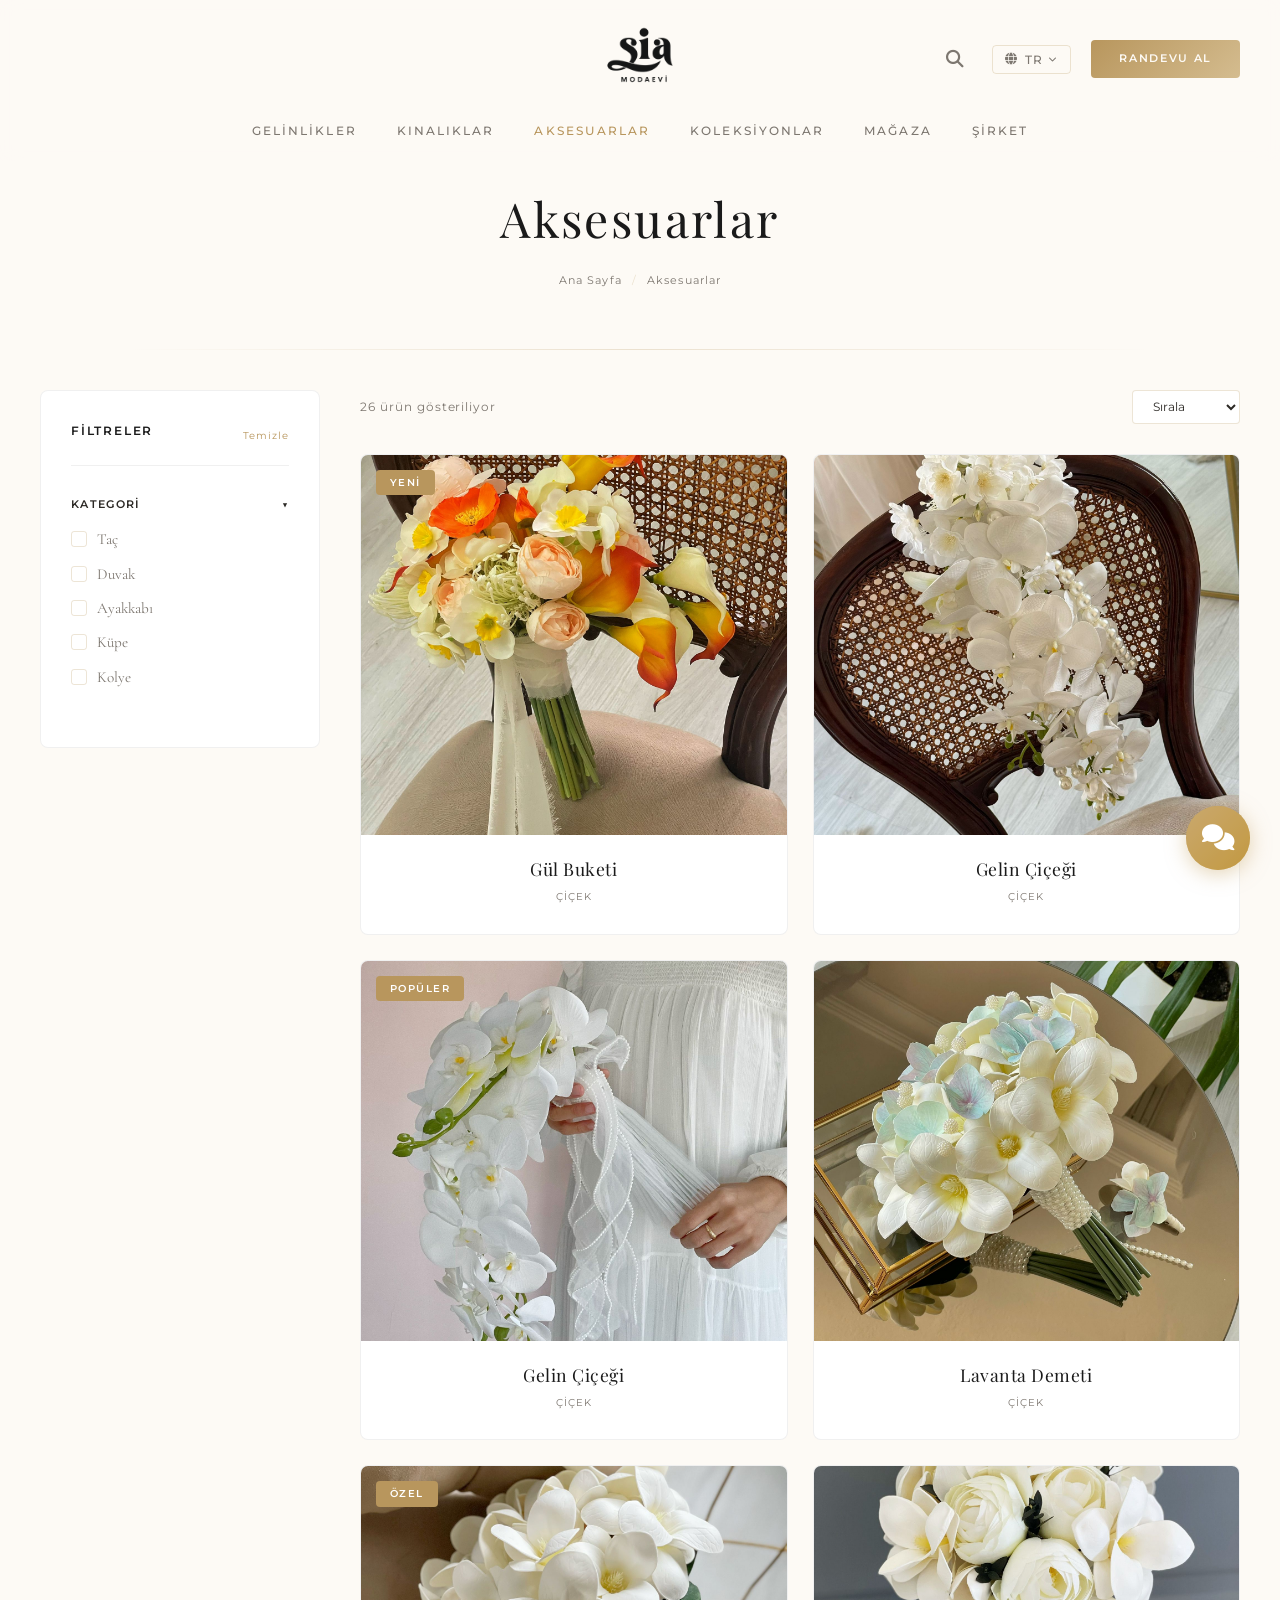
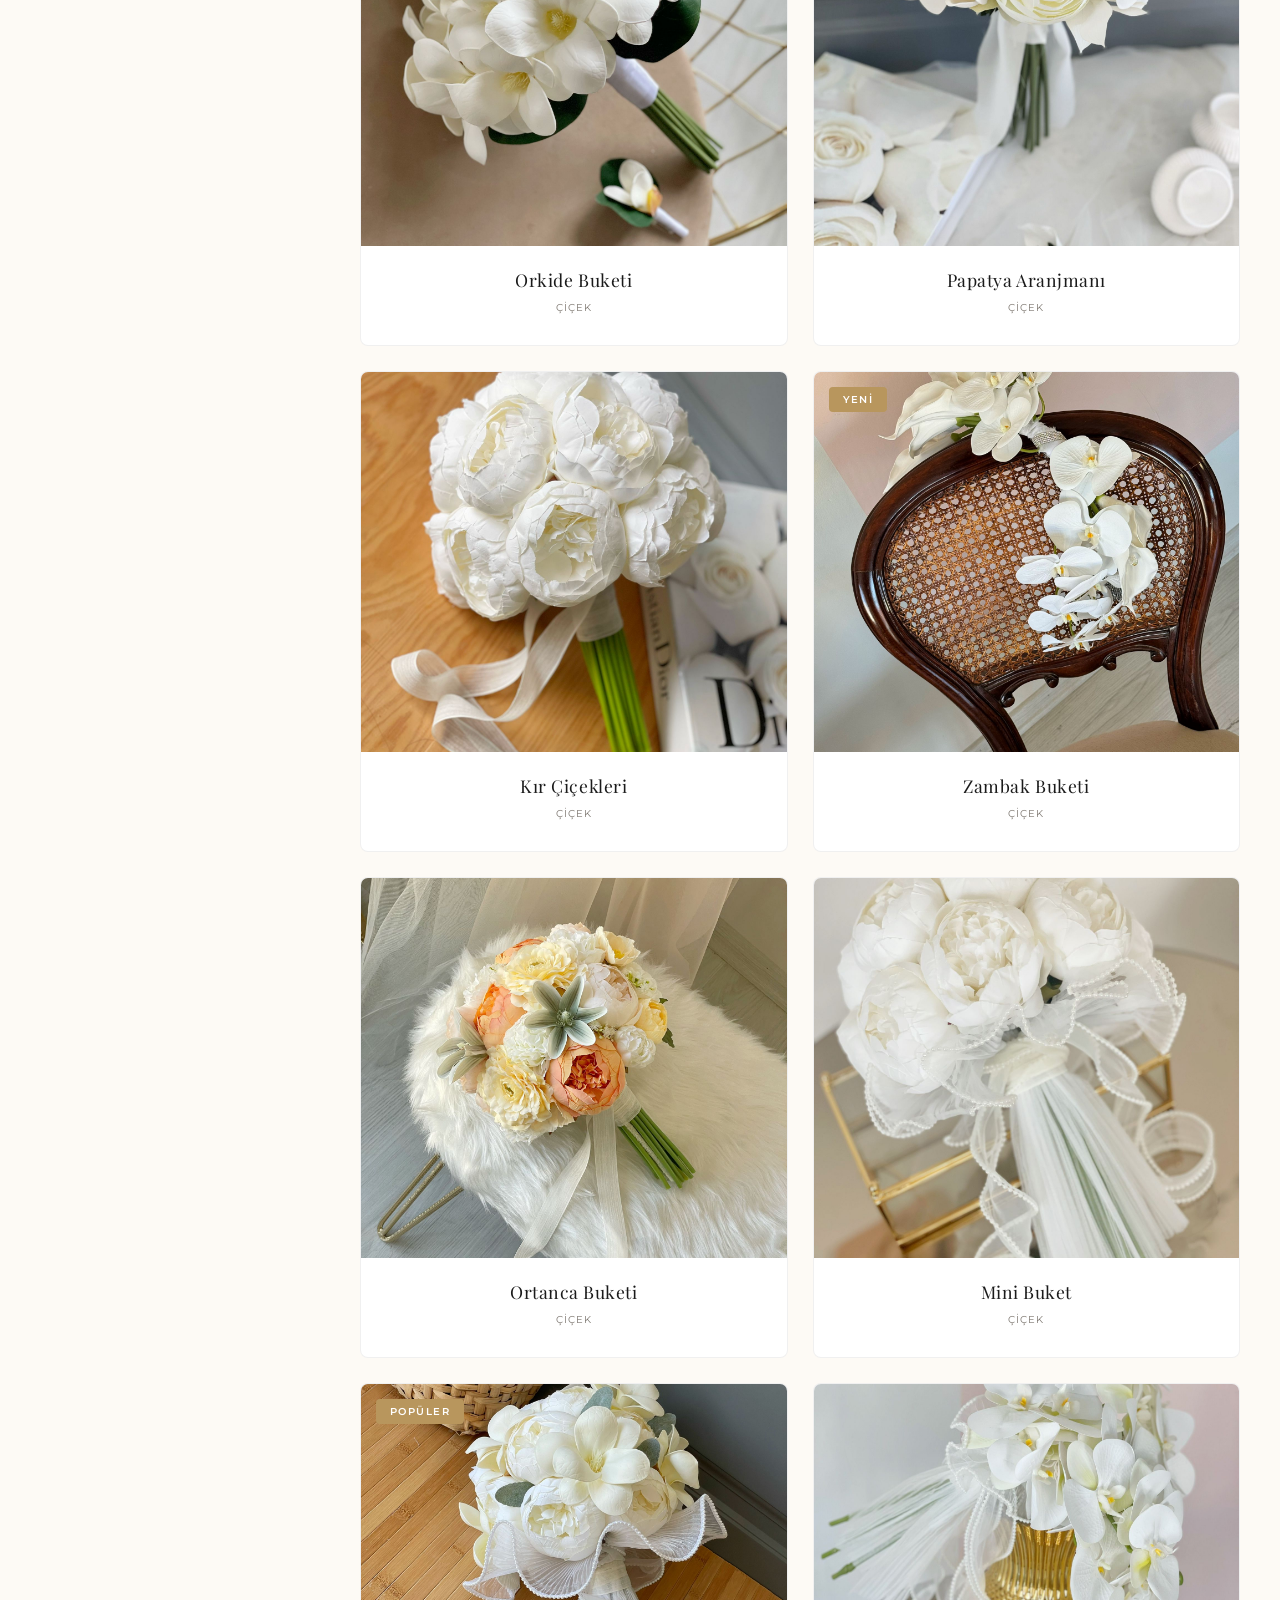
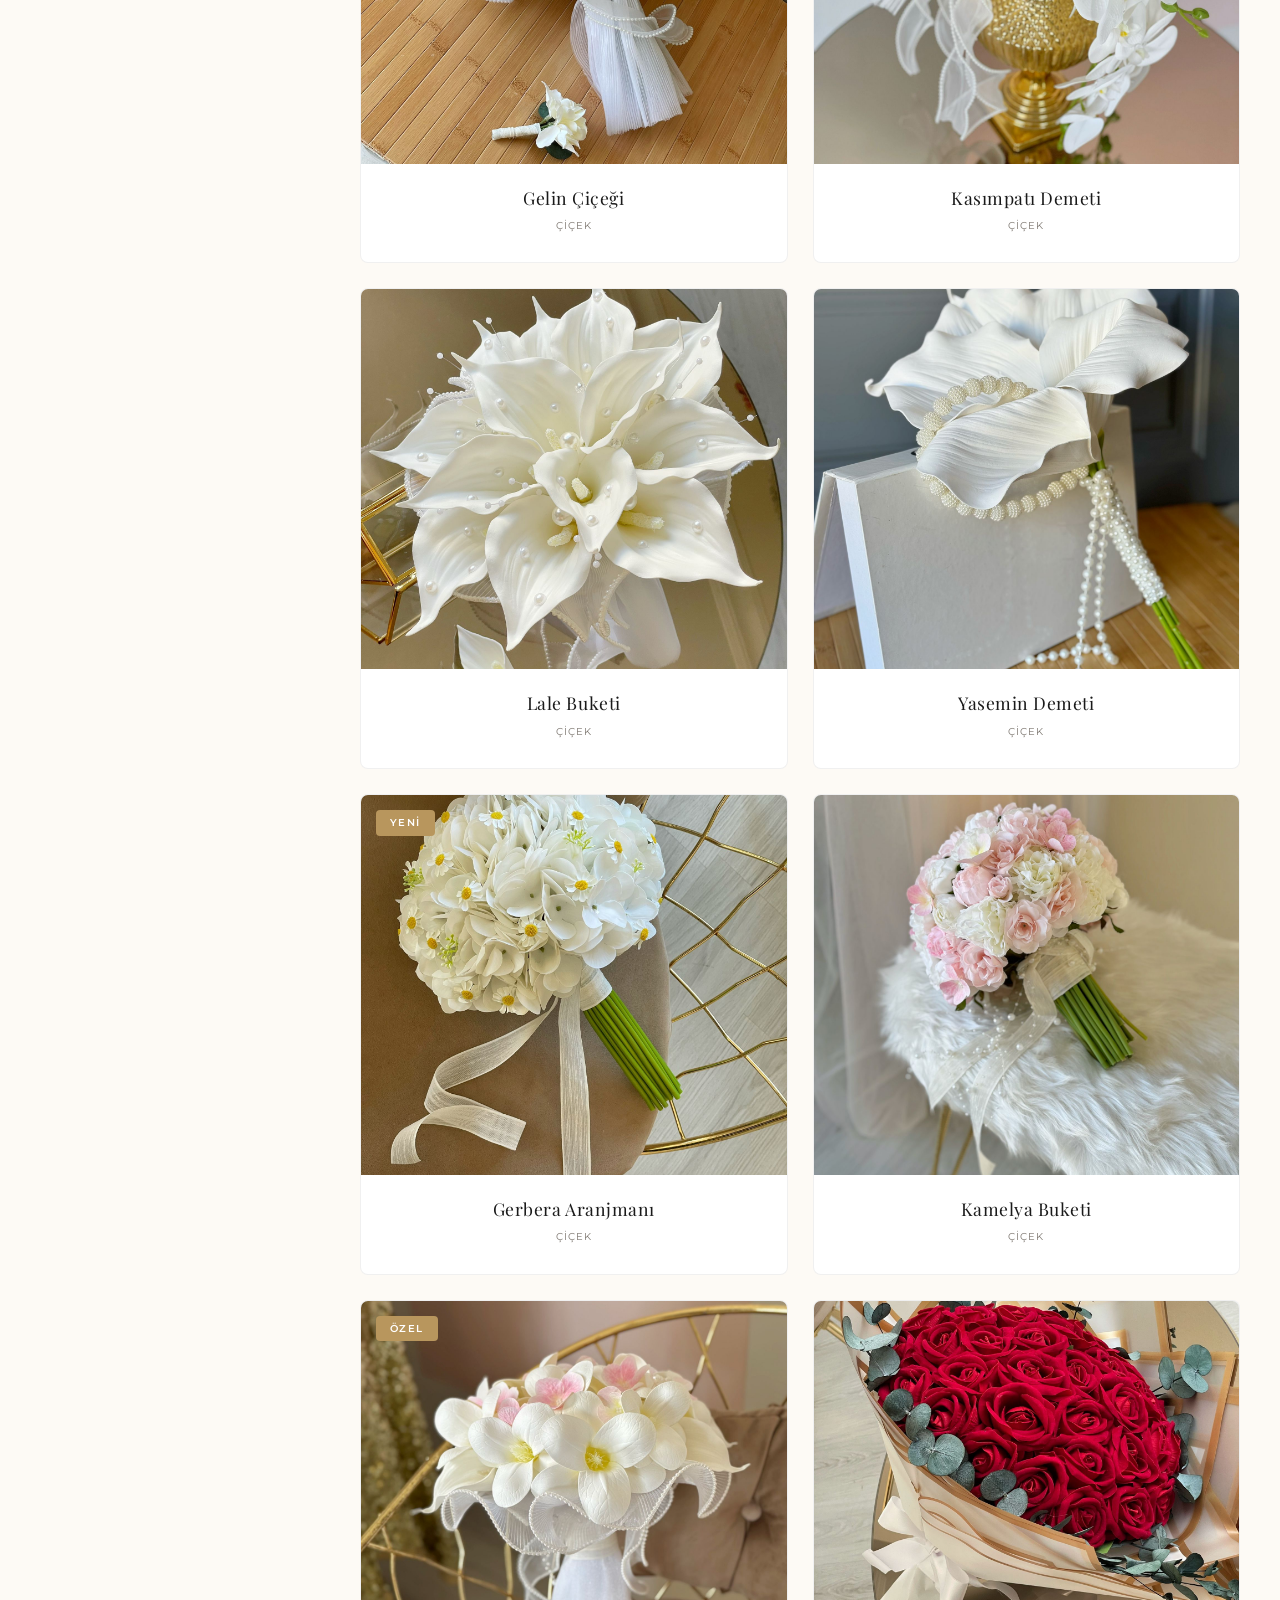
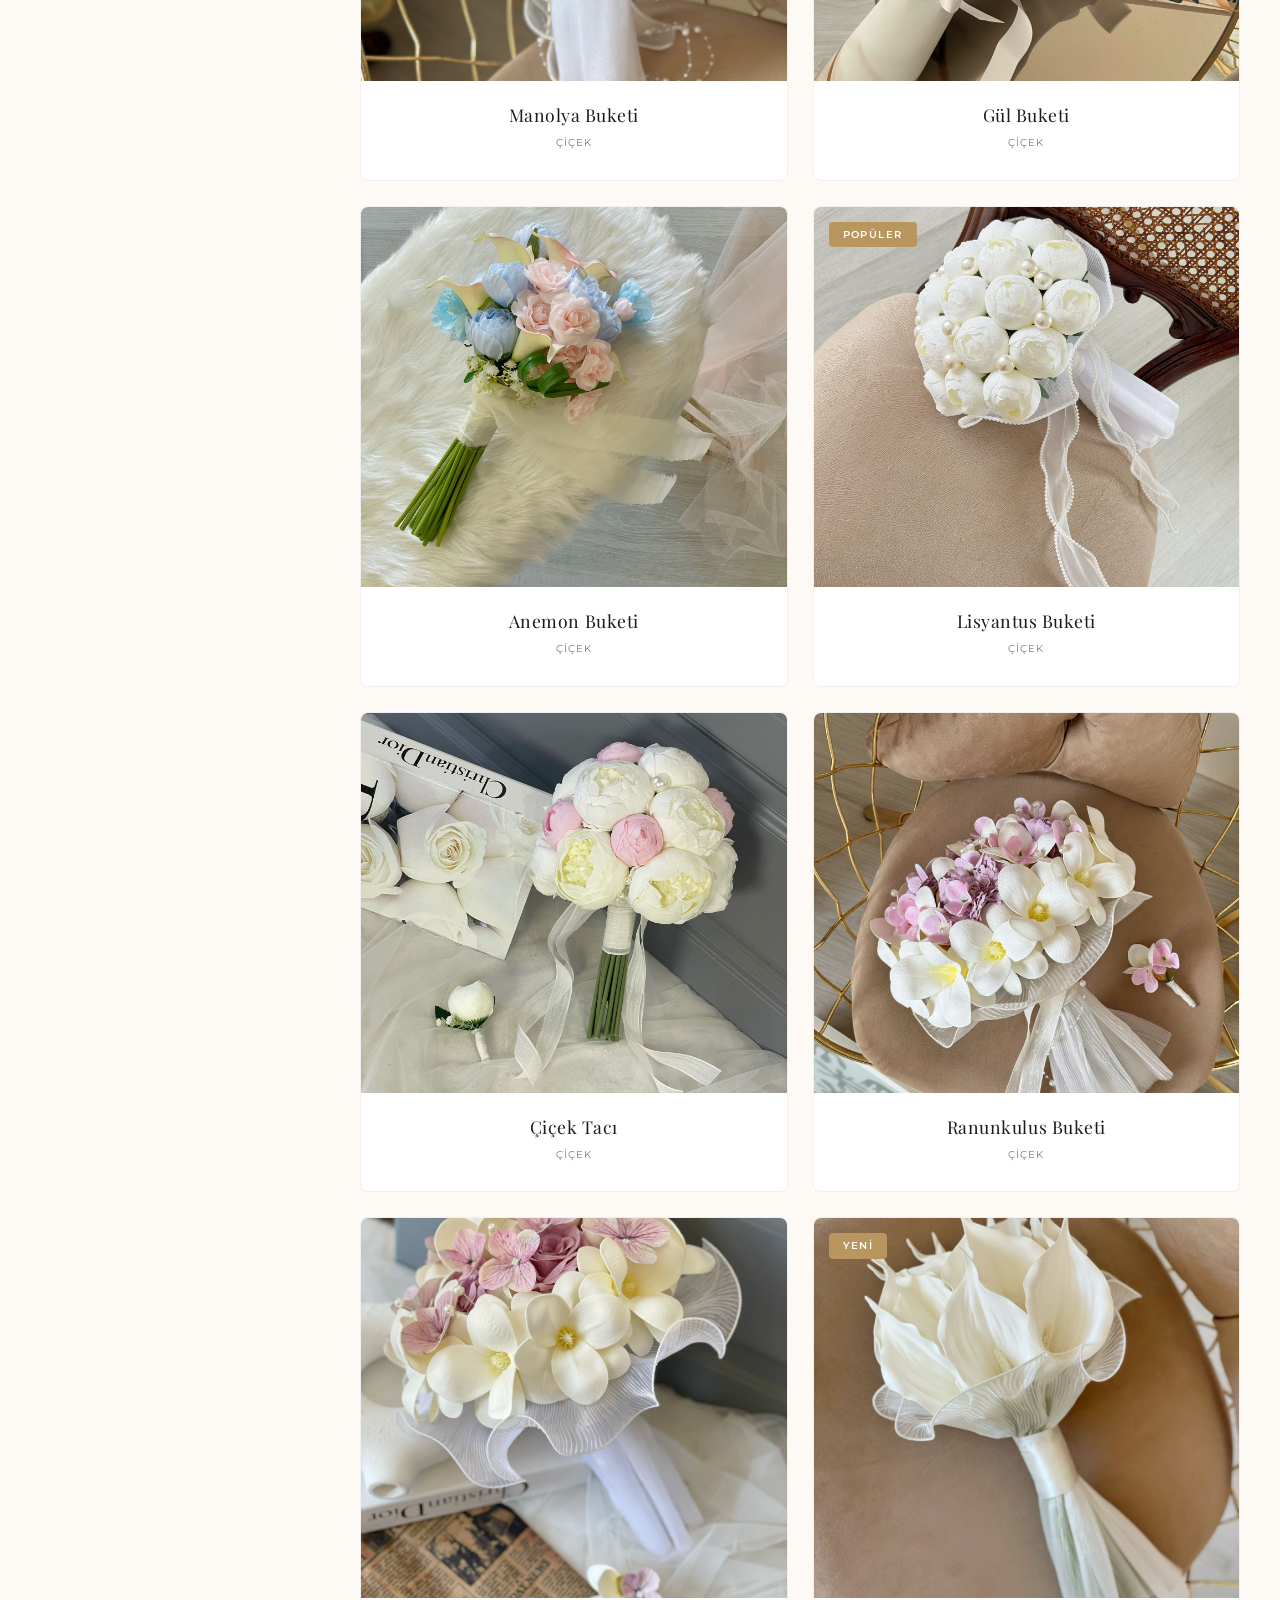
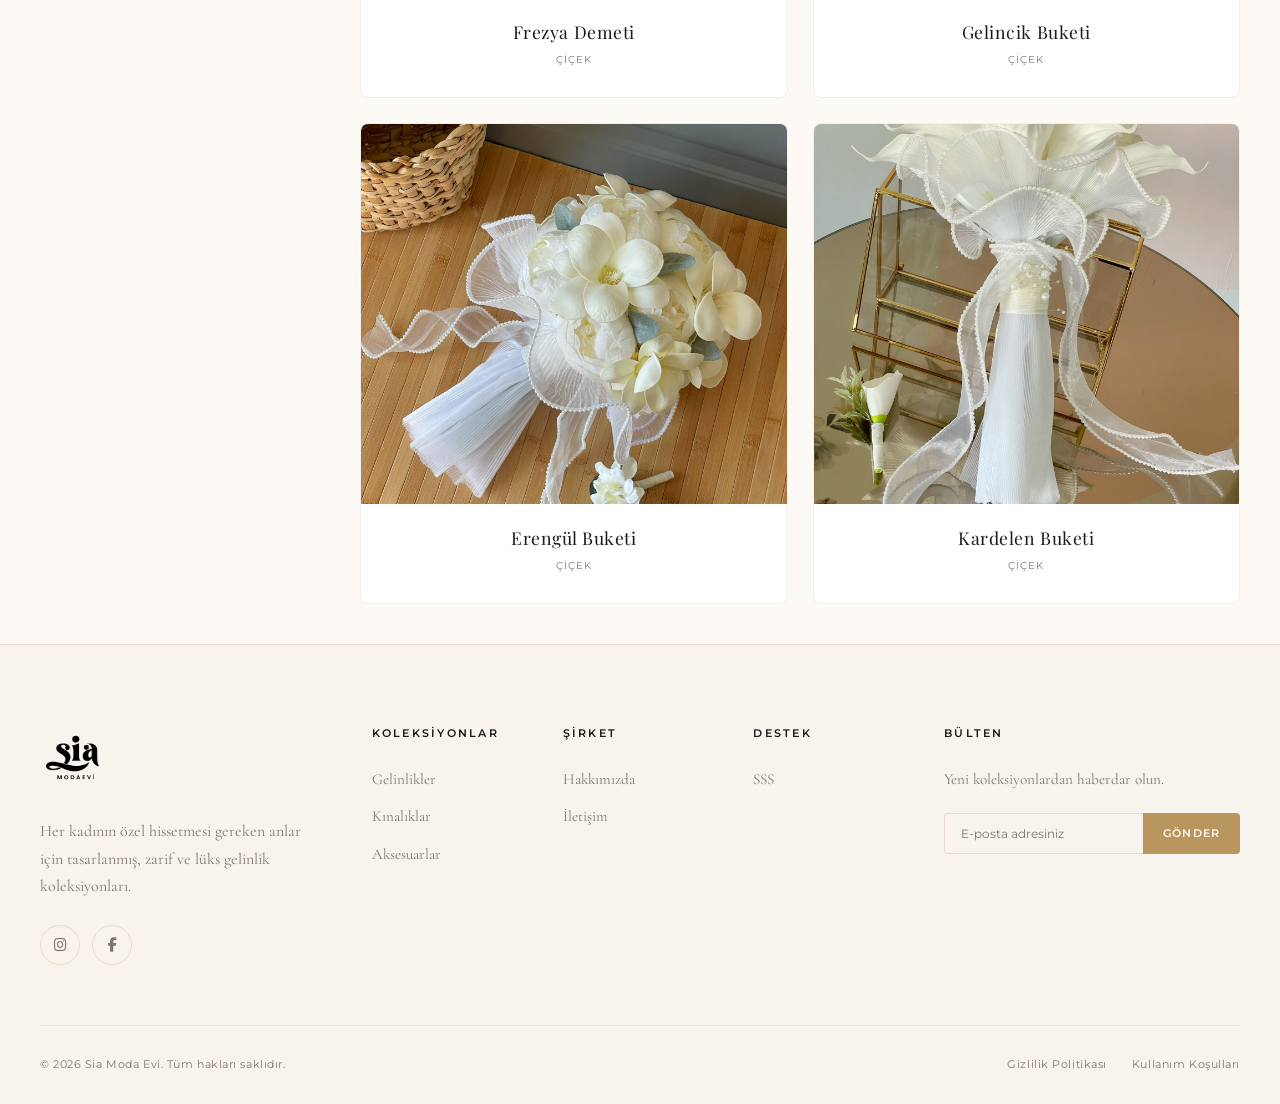
<file: aksesuarlar.html>
﻿<!DOCTYPE html>
<html lang="tr">

<head>
    <meta charset="UTF-8">
    <meta name="viewport" content="width=device-width, initial-scale=1.0">
    <meta name="description" content="Sia Moda Evi aksesuar koleksiyonu - Gelinlik aksesuarları, taçlar, duvakar.">
    <title>Aksesuarlar | Sia Moda Evi</title>
    <link rel="stylesheet" href="styles.css">
    <link rel="stylesheet" href="chatbot.css">
    <link rel="stylesheet" href="https://cdnjs.cloudflare.com/ajax/libs/font-awesome/6.5.1/css/all.min.css">
</head>

<body>
    <!-- HEADER -->
    <header class="site-header" id="site-header">
        <div class="header-top">
            <div class="header-left"><button class="mobile-menu-btn" id="mobile-menu-btn"
                    aria-label="Menü"><span></span><span></span><span></span></button></div>
            <div class="header-center"><a href="index.html" class="logo"><img src="galeri/sia.png" alt="Sia Moda Evi"
                        style="height:80px;width:auto;object-fit:contain;"></a></div>
            <div class="header-right">
                <div class="search-box" id="search-box"><input type="text" data-i18n-placeholder="searchPlaceholder"
                        placeholder="Ürün ara..." id="search-input"><button class="search-btn" id="search-btn"
                        aria-label="Ara"><i class="fas fa-search"></i></button></div>
                <div class="lang-selector"><button class="lang-btn" id="lang-btn"><i class="fas fa-globe"></i> TR <i
                            class="fas fa-chevron-down" style="font-size:0.5rem"></i></button>
                    <div class="lang-dropdown" id="lang-dropdown"><a href="#" data-lang="tr">🇹🇷 Türkçe</a><a href="#"
                            data-lang="en">🇬🇧 English</a><a href="#" data-lang="de">🇩🇪 Deutsch</a><a href="#"
                            data-lang="ar">🇸🇦 العربية</a></div>
                </div>
                <a href="randevu.html" class="btn-appointment" data-i18n="appointment">Randevu Al</a>
            </div>
        </div>
        <nav class="main-nav" id="main-nav">
            <ul class="nav-list">
                <li class="nav-item"><a href="gelinlikler.html" class="nav-link"
                        data-i18n="navGelinlikler">Gelinlikler</a></li>
                <li class="nav-item"><a href="kinalik.html" class="nav-link" data-i18n="catNisanlik">Kınalıklar</a>
                </li>
                <li class="nav-item"><a href="aksesuarlar.html" class="nav-link" style="color: var(--color-gold);"
                        data-i18n="navAksesuarlar">Aksesuarlar</a></li>
                <li class="nav-item"><a href="koleksiyonlar.html" class="nav-link"
                        data-i18n="navKoleksiyonlar">Koleksiyonlar</a></li>
                <li class="nav-item"><a href="magaza-bulucu.html" class="nav-link" data-i18n="navMagaza">Mağaza</a></li>
                <li class="nav-item"><a href="#" class="nav-link" data-i18n="navSirket">Şirket <span
                            class="arrow">▼</span></a>
                    <div class="dropdown-menu"><a href="hakkimizda.html" data-i18n="navHakkimizda">Hakkımızda</a><a
                            href="temas.html" data-i18n="navTemas">İletişim</a><a href="esin.html"
                            data-i18n="navEsin">Esin</a></div>
                </li>
            </ul>
        </nav>
    </header>

    <!-- PAGE HEADER -->
    <div class="page-header">
        <h1 data-i18n="aksesuarTitle">Aksesuarlar</h1>
        <div class="breadcrumb">
            <a href="index.html" data-i18n="aksesuarBreadcrumb">Ana Sayfa</a>
            <span class="separator">/</span>
            <span data-i18n="aksesuarTitle">Aksesuarlar</span>
        </div>
    </div>

    <!-- PRODUCT LAYOUT -->
    <div class="product-layout">
        <aside class="filter-sidebar">
            <div class="filter-header">
                <div class="filter-header-top">
                    <h3 data-i18n="filterTitle">Filtreler</h3>
                    <button class="filter-toggle-btn" id="filter-toggle-btn" aria-label="Filtreleri Göster/Gizle"><i
                            class="fas fa-sliders-h"></i> <span class="filter-toggle-text">Filtrele</span> <i
                            class="fas fa-chevron-down filter-toggle-icon"></i></button>
                </div>
                <button class="filter-clear" data-i18n="filterClear">Temizle</button>
            </div>
            <div class="filter-sidebar-body" id="filter-sidebar-body">
                <div class="filter-group" data-filter="stil">
                    <h4><span data-i18n="filterCategory">Kategori</span> <span class="toggle-icon">▼</span></h4>
                    <div class="filter-options">
                        <label class="filter-option"><input type="checkbox" value="tac"> Taç</label>
                        <label class="filter-option"><input type="checkbox" value="duvak"> Duvak</label>
                        <label class="filter-option"><input type="checkbox" value="ayakkabi"> Ayakkabı</label>
                        <label class="filter-option"><input type="checkbox" value="kupe"> Küpe</label>
                        <label class="filter-option"><input type="checkbox" value="kolye"> Kolye</label>
                    </div>
                </div>
            </div>
        </aside>

        <!-- PRODUCTS GRID -->
        <div>
            <div class="product-grid-header">
                <span class="product-count">0 ürün gösteriliyor</span>
                <select class="sort-select" onchange="sortProducts(this.value)">
                    <option value="" data-i18n="sortLabel">Sırala</option>
                    <option value="name-asc" data-i18n="sortNameAsc">İsim: A-Z</option>
                    <option value="name-desc">İsim: Z-A</option>
                </select>
            </div>
            <div class="products-grid" id="products-grid"></div>
        </div>
    </div>

    <!-- FOOTER -->
    <footer class="site-footer">
        <div class="footer-grid">
            <div class="footer-brand"><a href="index.html" class="logo">
                    <img src="galeri/sia.png" alt="Sia Moda Evi"
                        style="height:65px;width:auto;object-fit:contain;filter:brightness(0) invert(1);">
                </a>
                <p data-i18n="footerDesc">Her kadının özel hissetmesi gereken anlar için tasarlanmış koleksiyonlar.</p>
                <div class="social-links">
                    <a href="https://www.instagram.com/siamodaevi?utm_source=ig_web_button_share_sheet&igsh=ZDNlZDc0MzIxNw=="
                        target="_blank" rel="noopener" aria-label="Instagram"><i class="fab fa-instagram"></i></a>
                    <a href="https://www.facebook.com/profile.php?id=100075947840451#" target="_blank" rel="noopener"
                        aria-label="Facebook"><i class="fab fa-facebook-f"></i></a>
                </div>
            </div>
            <div class="footer-col">
                <h4 data-i18n="footerCol1Title">Koleksiyonlar</h4>
                <ul>
                    <li><a href="gelinlikler.html" data-i18n="footerGelinlikler">Gelinlikler</a></li>
                    <li><a href="kinalik.html" data-i18n="footerNisanliklar">Kınalıklar</a></li>
                    <li><a href="aksesuarlar.html" data-i18n="footerAksesuarlar">Aksesuarlar</a></li>
                </ul>
            </div>
            <div class="footer-col">
                <h4 data-i18n="footerCol2Title">Şirket</h4>
                <ul>
                    <li><a href="hakkimizda.html" data-i18n="footerHakkimizda">Hakkımızda</a></li>
                    <li><a href="temas.html" data-i18n="footerIletisim">İletişim</a></li>
                </ul>
            </div>
            <div class="footer-col">
                <h4 data-i18n="footerCol3Title">Destek</h4>
                <ul>
                    <li><a href="#" data-i18n="footerSSS">SSS</a></li>
                </ul>
            </div>
            <div class="footer-col footer-newsletter">
                <h4 data-i18n="footerCol4Title">Bülten</h4>
                <p data-i18n="footerBultenDesc">Yeni koleksiyonlardan haberdar olun.</p>
                <form class="newsletter-form" id="newsletter-form"><input type="email"
                        data-i18n-placeholder="footerEmailPlaceholder" placeholder="E-posta adresiniz" required><button
                        type="submit" data-i18n="footerSend">Gönder</button></form>
            </div>
        </div>
        <div class="footer-bottom">
            <p data-i18n="footerCopyright">&copy; 2026 Sia Moda Evi. Tüm hakları saklıdır.</p>
            <div class="footer-bottom-links"><a href="#" data-i18n="footerPrivacy">Gizlilik Politikası</a><a href="#"
                    data-i18n="footerTerms">Kullanım Koşulları</a></div>
        </div>
    </footer>

    <script src="products.js"></script>
    <script src="translations.js"></script>
    <script>
        document.addEventListener('DOMContentLoaded', () => {
            const grid = document.getElementById('products-grid');
            const filteredProducts = products.filter(p => p.category === 'aksesuar');

            function normalize(str) {
                return str.toLowerCase().replace(/ğ/g, 'g').replace(/ü/g, 'u').replace(/ş/g, 's').replace(/ı/g, 'i').replace(/ö/g, 'o').replace(/ç/g, 'c').replace(/ /g, '-');
            }

            const html = filteredProducts.map(product => {
                const style = normalize(product.attributes.style || product.attributes.type || '');

                return `
                <div class="product-card" 
                     onclick="window.location.href='detay.html#${product.id}'"
                     style="cursor: pointer;"
                     data-stil="${style}" 
                     data-name="${product.name}">
                    <div class="product-card-image">
                        <img src="${product.image}" alt="${product.name}">
                        ${product.badge ? `<span class="product-card-badge">${product.badge}</span>` : ''}
                        <div class="product-card-actions"><button class="quick-view" data-i18n="quickView">Hızlı Bakış</button></div>
                    </div>
                    <div class="product-card-info">
                        <h3>${product.name}</h3>
                        <p class="product-style">${product.attributes.style || product.attributes.type || ''}</p>
                    </div>
                </div>`;
            }).join('');

            grid.innerHTML = html;

            const countEl = document.querySelector('.product-count');
            if (countEl) countEl.textContent = `${filteredProducts.length} ${typeof t === 'function' ? t('productCount') : 'ürün gösteriliyor'}`;
        });
    </script>
    <script src="script.js"></script>
    <script src="chatbot.js"></script>
</body>

</html>
</file>
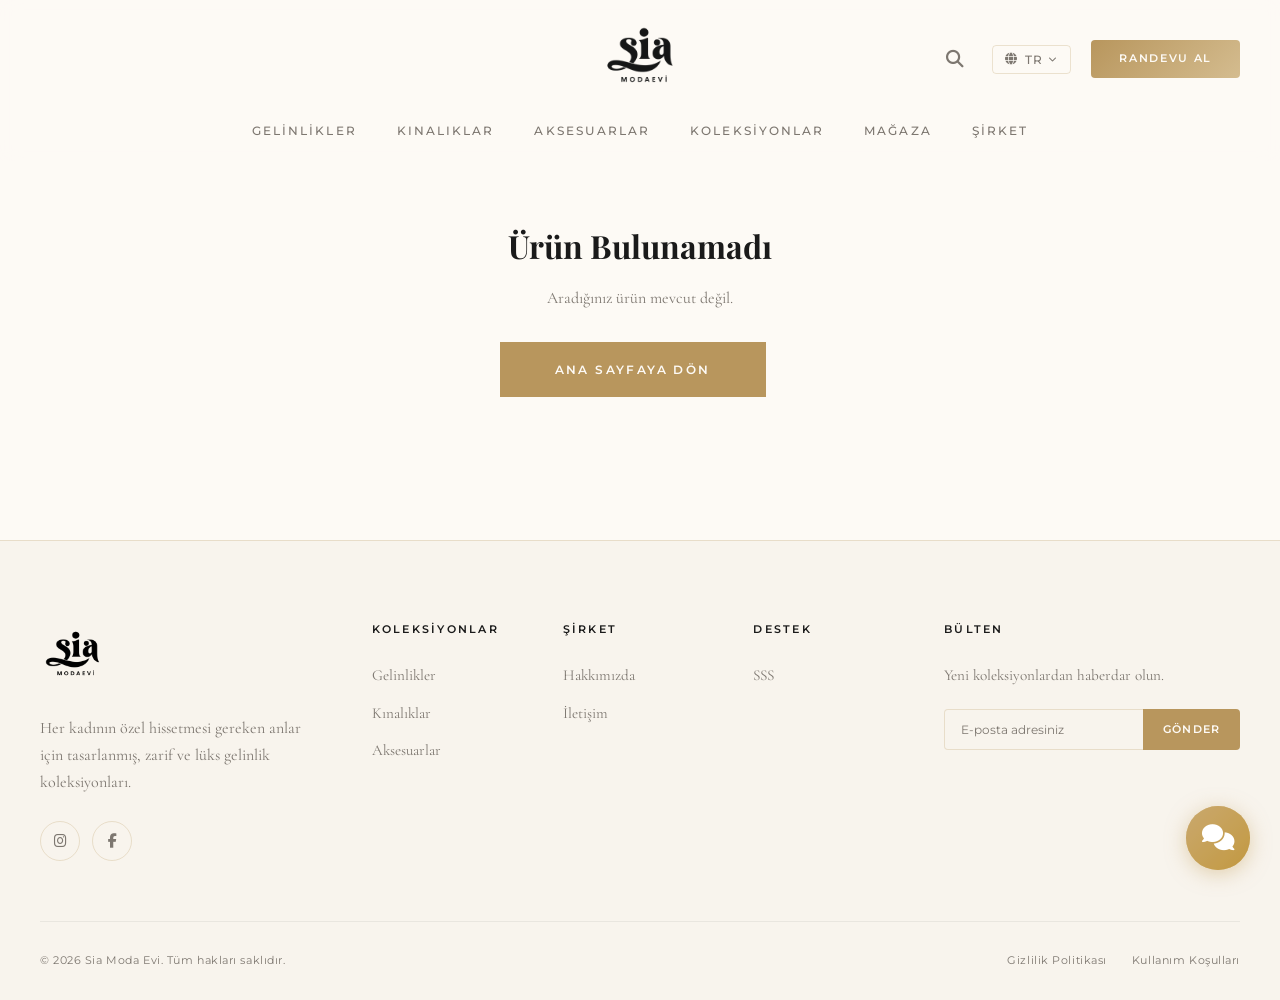
<file: detay.html>
﻿<!DOCTYPE html>
<html lang="tr">

<head>
    <meta charset="UTF-8">
    <meta name="viewport" content="width=device-width, initial-scale=1.0">
    <meta name="description" content="Sia Moda Evi - Ürün Detayı">
    <title>Ürün Detayı | Sia Moda Evi</title>
    <link rel="stylesheet" href="styles.css">
    <link rel="stylesheet" href="chatbot.css">
    <link rel="stylesheet" href="https://cdnjs.cloudflare.com/ajax/libs/font-awesome/6.5.1/css/all.min.css">
    <style>
        .detail-gallery {
            display: grid;
            grid-template-columns: 80px 1fr;
            gap: 16px;
            align-items: start;
        }

        .detail-thumbnails {
            display: flex;
            flex-direction: column;
            gap: 12px;
        }

        .detail-thumbnails img {
            width: 80px;
            height: 100px;
            object-fit: cover;
            border-radius: var(--radius-sm);
            cursor: pointer;
            border: 2px solid transparent;
            opacity: 0.6;
            transition: all var(--transition-fast);
        }

        .detail-thumbnails img.active,
        .detail-thumbnails img:hover {
            border-color: var(--color-gold);
            opacity: 1;
        }

        .detail-main-image {
            position: relative;
            border-radius: var(--radius-md);
            overflow: hidden;
            aspect-ratio: 3/4;
        }

        .detail-main-image img {
            width: 100%;
            height: 100%;
            object-fit: cover;
            transition: opacity 0.3s ease;
        }

        .detail-image-nav {
            position: absolute;
            top: 50%;
            transform: translateY(-50%);
            background: rgba(0, 0, 0, 0.5);
            color: white;
            border: none;
            width: 40px;
            height: 40px;
            border-radius: 50%;
            cursor: pointer;
            font-size: 1rem;
            display: flex;
            align-items: center;
            justify-content: center;
            transition: background 0.3s;
            z-index: 2;
        }

        .detail-image-nav:hover {
            background: var(--color-gold);
        }

        .detail-image-nav.prev {
            left: 10px;
        }

        .detail-image-nav.next {
            right: 10px;
        }

        .detail-layout {
            display: grid;
            grid-template-columns: 1fr 1fr;
            gap: 60px;
            max-width: 1200px;
            margin: 0 auto;
            padding: 60px 40px 80px;
            align-items: start;
        }

        .detail-info h1 {
            font-family: var(--font-display);
            font-size: 2.5rem;
            font-weight: 400;
            color: var(--color-white);
            letter-spacing: 0.05em;
            margin-bottom: 15px;
        }

        .detail-price {
            font-family: var(--font-ui);
            font-size: 1.4rem;
            color: var(--color-gold);
            letter-spacing: 0.05em;
            margin-bottom: 20px;
        }

        .detail-badge {
            display: inline-block;
            padding: 5px 16px;
            font-family: var(--font-ui);
            font-size: 0.6rem;
            font-weight: 700;
            letter-spacing: 0.15em;
            text-transform: uppercase;
            color: var(--color-bg);
            background: var(--color-gold);
            border-radius: 20px;
            margin-bottom: 20px;
        }

        .detail-description {
            font-family: var(--font-body);
            font-size: 1.1rem;
            color: var(--color-text-muted);
            line-height: 1.9;
            margin-bottom: 30px;
        }

        .detail-attributes {
            display: grid;
            grid-template-columns: 1fr 1fr;
            gap: 15px;
            margin-bottom: 40px;
        }

        .detail-attr {
            padding: 18px;
            background: rgba(255, 255, 255, 0.02);
            border: 1px solid var(--color-border-light);
            border-radius: var(--radius-sm);
        }

        .detail-attr-label {
            font-family: var(--font-ui);
            font-size: 0.6rem;
            font-weight: 600;
            letter-spacing: 0.15em;
            text-transform: uppercase;
            color: var(--color-gold);
            margin-bottom: 5px;
        }

        .detail-attr-value {
            font-family: var(--font-body);
            font-size: 1.05rem;
            color: var(--color-text);
        }

        .detail-cta {
            display: inline-block;
            padding: 18px 55px;
            font-family: var(--font-ui);
            font-size: 0.75rem;
            font-weight: 600;
            letter-spacing: 0.2em;
            text-transform: uppercase;
            color: var(--color-bg);
            background: var(--color-gold);
            transition: all var(--transition-medium);
            margin-right: 15px;
        }

        .detail-cta:hover {
            background: var(--color-gold-light);
            transform: translateY(-3px);
            box-shadow: 0 10px 40px rgba(201, 169, 110, 0.3);
        }

        .detail-back-link {
            display: inline-flex;
            align-items: center;
            gap: 8px;
            font-family: var(--font-ui);
            font-size: 0.7rem;
            font-weight: 600;
            letter-spacing: 0.1em;
            text-transform: uppercase;
            color: var(--color-text-muted);
            margin-top: 25px;
            transition: color var(--transition-fast);
        }

        .detail-back-link:hover {
            color: var(--color-gold);
        }

        .not-found-container {
            text-align: center;
            padding: 100px 40px;
        }

        .not-found-container h2 {
            font-family: var(--font-display);
            font-size: 2rem;
            color: var(--color-white);
            margin-bottom: 15px;
        }

        .not-found-container p {
            color: var(--color-text-muted);
            margin-bottom: 30px;
        }

        @media (max-width: 768px) {
            .detail-layout {
                grid-template-columns: 1fr;
                padding: 30px 20px 60px;
            }

            .detail-gallery {
                grid-template-columns: 60px 1fr;
            }

            .detail-thumbnails img {
                width: 60px;
                height: 80px;
            }

            .detail-info h1 {
                font-size: 1.8rem;
            }

            .detail-attributes {
                grid-template-columns: 1fr;
            }
        }
    </style>
</head>

<body>
    <!-- HEADER -->
    <header class="site-header" id="site-header">
        <div class="header-top">
            <div class="header-left"><button class="mobile-menu-btn" id="mobile-menu-btn"
                    aria-label="Menü"><span></span><span></span><span></span></button></div>
            <div class="header-center"><a href="index.html" class="logo"><img src="galeri/sia.png" alt="Sia Moda Evi"
                        style="height:80px;width:auto;object-fit:contain;"></a></div>
            <div class="header-right">
                <div class="search-box" id="search-box"><input type="text" data-i18n-placeholder="searchPlaceholder"
                        placeholder="Ürün ara..." id="search-input"><button class="search-btn" id="search-btn"
                        aria-label="Ara"><i class="fas fa-search"></i></button></div>
                <div class="lang-selector"><button class="lang-btn" id="lang-btn"><i class="fas fa-globe"></i> TR <i
                            class="fas fa-chevron-down" style="font-size:0.5rem"></i></button>
                    <div class="lang-dropdown" id="lang-dropdown"><a href="#" data-lang="tr">🇹🇷 Türkçe</a><a href="#"
                            data-lang="en">🇬🇧 English</a><a href="#" data-lang="de">🇩🇪 Deutsch</a><a href="#"
                            data-lang="ar">🇸🇦 العربية</a></div>
                </div>
                <a href="randevu.html" class="btn-appointment" data-i18n="appointment">Randevu Al</a>
            </div>
        </div>
        <nav class="main-nav" id="main-nav">
            <ul class="nav-list">
                <li class="nav-item"><a href="gelinlikler.html" class="nav-link"
                        data-i18n="navGelinlikler">Gelinlikler</a></li>
                <li class="nav-item"><a href="kinalik.html" class="nav-link"
                        data-i18n="catNisanlik">Kınalıklar</a>
                </li>
                <li class="nav-item"><a href="aksesuarlar.html" class="nav-link"
                        data-i18n="navAksesuarlar">Aksesuarlar</a></li>
                <li class="nav-item"><a href="koleksiyonlar.html" class="nav-link"
                        data-i18n="navKoleksiyonlar">Koleksiyonlar</a></li>
                <li class="nav-item"><a href="magaza-bulucu.html" class="nav-link" data-i18n="navMagaza">Mağaza</a></li>
                <li class="nav-item"><a href="#" class="nav-link" data-i18n="navSirket">Şirket <span
                            class="arrow">▼</span></a>
                    <div class="dropdown-menu"><a href="hakkimizda.html" data-i18n="navHakkimizda">Hakkımızda</a><a
                            href="temas.html" data-i18n="navTemas">İletişim</a><a href="esin.html"
                            data-i18n="navEsin">Esin</a></div>
                </li>
            </ul>
        </nav>
    </header>

    <div id="product-content" style="min-height: 60vh; padding-top: 120px;">
        <!-- Product detail will be rendered here by JS -->
    </div>

    <!-- FOOTER -->
    <footer class="site-footer">
        <div class="footer-grid">
            <div class="footer-brand"><a href="index.html" class="logo">
                    <img src="galeri/sia.png" alt="Sia Moda Evi"
                        style="height:65px;width:auto;object-fit:contain;filter:brightness(0) invert(1);">
                </a>
                <p data-i18n="footerDesc">Her kadının özel hissetmesi gereken anlar için.</p>
                <div class="social-links">
                    <a href="https://www.instagram.com/siamodaevi?utm_source=ig_web_button_share_sheet&igsh=ZDNlZDc0MzIxNw==" target="_blank" rel="noopener" aria-label="Instagram"><i class="fab fa-instagram"></i></a>
                    <a href="https://www.facebook.com/profile.php?id=100075947840451#" target="_blank" rel="noopener" aria-label="Facebook"><i class="fab fa-facebook-f"></i></a>
                </div>
            </div>
            <div class="footer-col">
                <h4 data-i18n="footerCol1Title">Koleksiyonlar</h4>
                <ul>
                    <li><a href="gelinlikler.html" data-i18n="footerGelinlikler">Gelinlikler</a></li>
                    <li><a href="kinalik.html" data-i18n="footerNisanliklar">Kınalıklar</a></li>
                    <li><a href="aksesuarlar.html" data-i18n="footerAksesuarlar">Aksesuarlar</a></li>
                </ul>
            </div>
            <div class="footer-col">
                <h4 data-i18n="footerCol2Title">Şirket</h4>
                <ul>
                    <li><a href="hakkimizda.html" data-i18n="footerHakkimizda">Hakkımızda</a></li>
                    <li><a href="temas.html" data-i18n="footerIletisim">İletişim</a></li>
                </ul>
            </div>
            <div class="footer-col">
                <h4 data-i18n="footerCol3Title">Destek</h4>
                <ul>
                    <li><a href="#" data-i18n="footerSSS">SSS</a></li>
                </ul>
            </div>
            <div class="footer-col footer-newsletter">
                <h4 data-i18n="footerCol4Title">Bülten</h4>
                <p data-i18n="footerBultenDesc">Yeni koleksiyonlardan haberdar olun.</p>
                <form class="newsletter-form" id="newsletter-form"><input type="email"
                        data-i18n-placeholder="footerEmailPlaceholder" placeholder="E-posta adresiniz" required><button
                        type="submit" data-i18n="footerSend">Gönder</button></form>
            </div>
        </div>
        <div class="footer-bottom">
            <p data-i18n="footerCopyright">&copy; 2026 Sia Moda Evi. Tüm hakları saklıdır.</p>
            <div class="footer-bottom-links"><a href="#" data-i18n="footerPrivacy">Gizlilik Politikası</a><a href="#"
                    data-i18n="footerTerms">Kullanım Koşulları</a></div>
        </div>
    </footer>

    <script src="products.js"></script>
    <script src="translations.js"></script>
    <script>
        // Uses products[] array from products.js
        var currentImageIndex = 0;
        var currentGallery = [];

        function getProductId() {
            var hash = window.location.hash.replace('#', '');
            if (hash && !isNaN(hash)) return parseInt(hash);
            var params = new URLSearchParams(window.location.search);
            var qid = params.get('id');
            if (qid && !isNaN(qid)) return parseInt(qid);
            return null;
        }

        function setMainImage(index) {
            currentImageIndex = index;
            var mainImg = document.getElementById('main-product-image');
            if (mainImg) {
                mainImg.style.opacity = '0';
                setTimeout(function () {
                    mainImg.src = currentGallery[index];
                    mainImg.style.opacity = '1';
                }, 150);
            }
            var thumbs = document.querySelectorAll('.detail-thumbnails img');
            thumbs.forEach(function (thumb, i) {
                thumb.classList.toggle('active', i === index);
            });
        }

        function prevImage() {
            currentImageIndex = (currentImageIndex - 1 + currentGallery.length) % currentGallery.length;
            setMainImage(currentImageIndex);
        }

        function nextImage() {
            currentImageIndex = (currentImageIndex + 1) % currentGallery.length;
            setMainImage(currentImageIndex);
        }

        function renderProduct() {
            var contentEl = document.getElementById('product-content');
            var productId = getProductId();

            if (!productId) {
                contentEl.innerHTML = '<div class="not-found-container"><h2>Ürün Bulunamadı</h2><p>Aradığınız ürün mevcut değil.</p><a href="index.html" class="detail-cta">Ana Sayfaya Dön</a></div>';
                return;
            }

            var product = null;
            for (var i = 0; i < products.length; i++) {
                if (products[i].id === productId) {
                    product = products[i];
                    break;
                }
            }

            if (!product) {
                contentEl.innerHTML = '<div class="not-found-container"><h2>Ürün Bulunamadı</h2><p>Aradığınız ürün mevcut değil.</p><a href="index.html" class="detail-cta">Ana Sayfaya Dön</a></div>';
                return;
            }

            // Build full gallery: main image (index 0) + 4 gallery images
            currentGallery = [product.image];
            if (product.gallery && product.gallery.length > 0) {
                for (var j = 0; j < product.gallery.length; j++) {
                    currentGallery.push(product.gallery[j]);
                }
            }
            currentImageIndex = 0;

            var categoryMap = { gelinlik: 'gelinlikler.html', kinalik: 'kinalik.html', nisanlik: 'kinalik.html', aksesuar: 'aksesuarlar.html' };
            var categoryNameMap = { gelinlik: 'Gelinlikler', kinalik: 'Kınalıklar', nisanlik: 'Kınalıklar', aksesuar: 'Aksesuarlar' };
            var backUrl = categoryMap[product.category] || 'index.html';
            var categoryName = categoryNameMap[product.category] || '';

            // Build thumbnail HTML — all 5 photos (main + 4 gallery)
            var thumbsHtml = '';
            for (var k = 0; k < currentGallery.length; k++) {
                var activeClass = k === 0 ? ' active' : '';
                thumbsHtml += '<img src="' + currentGallery[k] + '" alt="' + product.name + ' - ' + (k + 1) + '" onclick="setMainImage(' + k + ')" class="' + activeClass.trim() + '">';
            }

            // Build attributes HTML
            var attrsHtml = '';
            var attrs = product.attributes;
            if (attrs.style) attrsHtml += '<div class="detail-attr"><div class="detail-attr-label">Stil</div><div class="detail-attr-value">' + attrs.style + '</div></div>';
            if (attrs.color) attrsHtml += '<div class="detail-attr"><div class="detail-attr-label">Renk</div><div class="detail-attr-value">' + attrs.color + '</div></div>';
            if (attrs.detail) attrsHtml += '<div class="detail-attr"><div class="detail-attr-label">Detay</div><div class="detail-attr-value">' + attrs.detail + '</div></div>';
            if (attrs.type) attrsHtml += '<div class="detail-attr"><div class="detail-attr-label">Tür</div><div class="detail-attr-value">' + attrs.type + '</div></div>';
            if (attrs.size) attrsHtml += '<div class="detail-attr"><div class="detail-attr-label">Beden</div><div class="detail-attr-value">' + attrs.size + '</div></div>';

            var badgeHtml = product.badge ? '<span class="detail-badge">' + product.badge + '</span>' : '';

            var breadcrumbHtml =
                '<nav class="detail-breadcrumb" aria-label="Breadcrumb">' +
                '<a href="index.html">Ana Sayfa</a>' +
                '<span class="detail-breadcrumb-sep">/</span>' +
                '<a href="' + backUrl + '">' + categoryName + '</a>' +
                '<span class="detail-breadcrumb-sep">/</span>' +
                '<span>' + product.name + '</span>' +
                '</nav>';

            contentEl.innerHTML =
                breadcrumbHtml +
                '<div class="detail-layout">' +
                '<div class="detail-gallery">' +
                '<div class="detail-thumbnails">' + thumbsHtml + '</div>' +
                '<div class="detail-main-image">' +
                '<img src="' + currentGallery[0] + '" alt="' + product.name + '" id="main-product-image">' +
                '<button class="detail-image-nav prev" onclick="prevImage()"><i class="fas fa-chevron-left"></i></button>' +
                '<button class="detail-image-nav next" onclick="nextImage()"><i class="fas fa-chevron-right"></i></button>' +
                '</div>' +
                '</div>' +
                '<div class="detail-info">' +
                badgeHtml +
                '<h1>' + product.name + '</h1>' +
                '<p class="detail-description">' + product.description + '</p>' +
                '<div class="detail-attributes">' + attrsHtml + '</div>' +
                '<a href="randevu.html" class="detail-cta">Randevu Al</a>' +
                '<a href="' + backUrl + '" class="detail-back-link"><i class="fas fa-arrow-left"></i> ' + categoryName + ' Koleksiyonuna D\u00f6n</a>' +
                '</div>' +
                '</div>';

            // Update page title
            document.title = product.name + ' | Sia Moda Evi';
        }

        // Run immediately
        renderProduct();
    </script>
    <script src="script.js"></script>
    <script src="chatbot.js"></script>
</body>

</html>
</file>
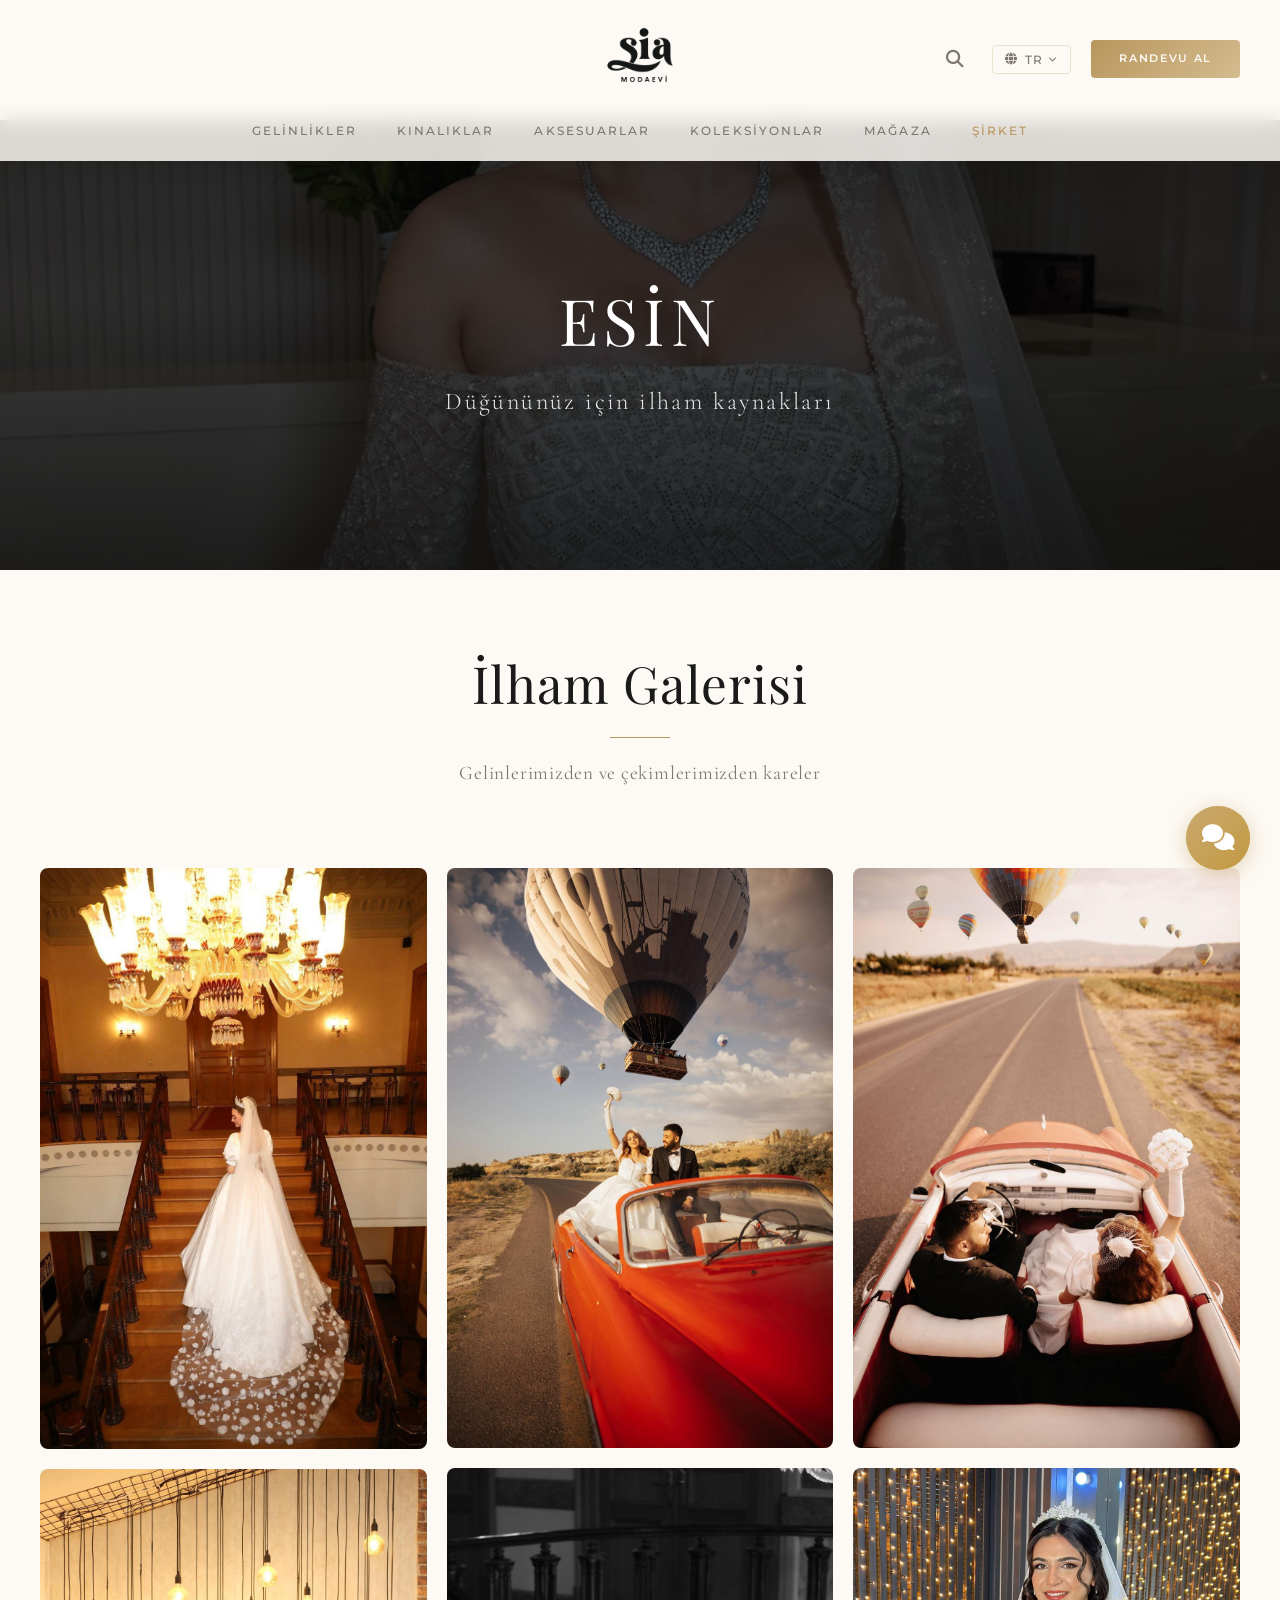
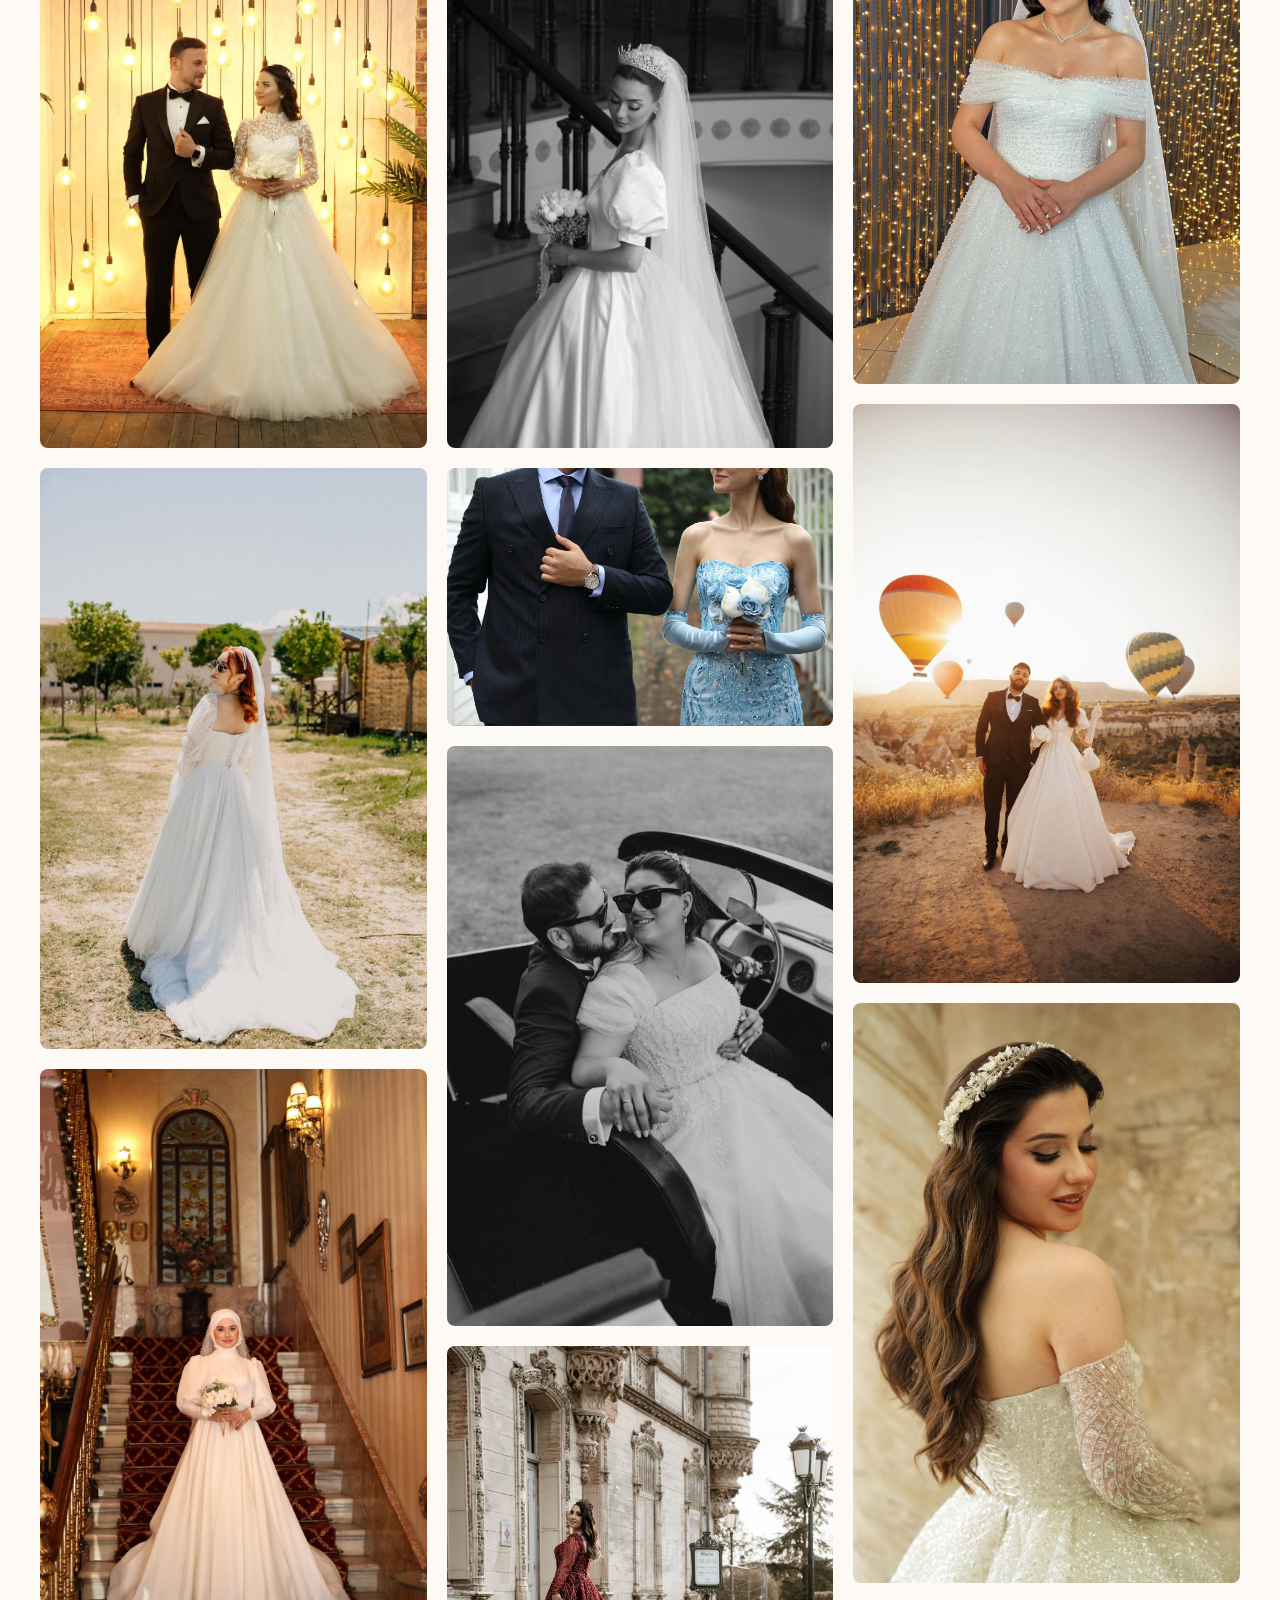
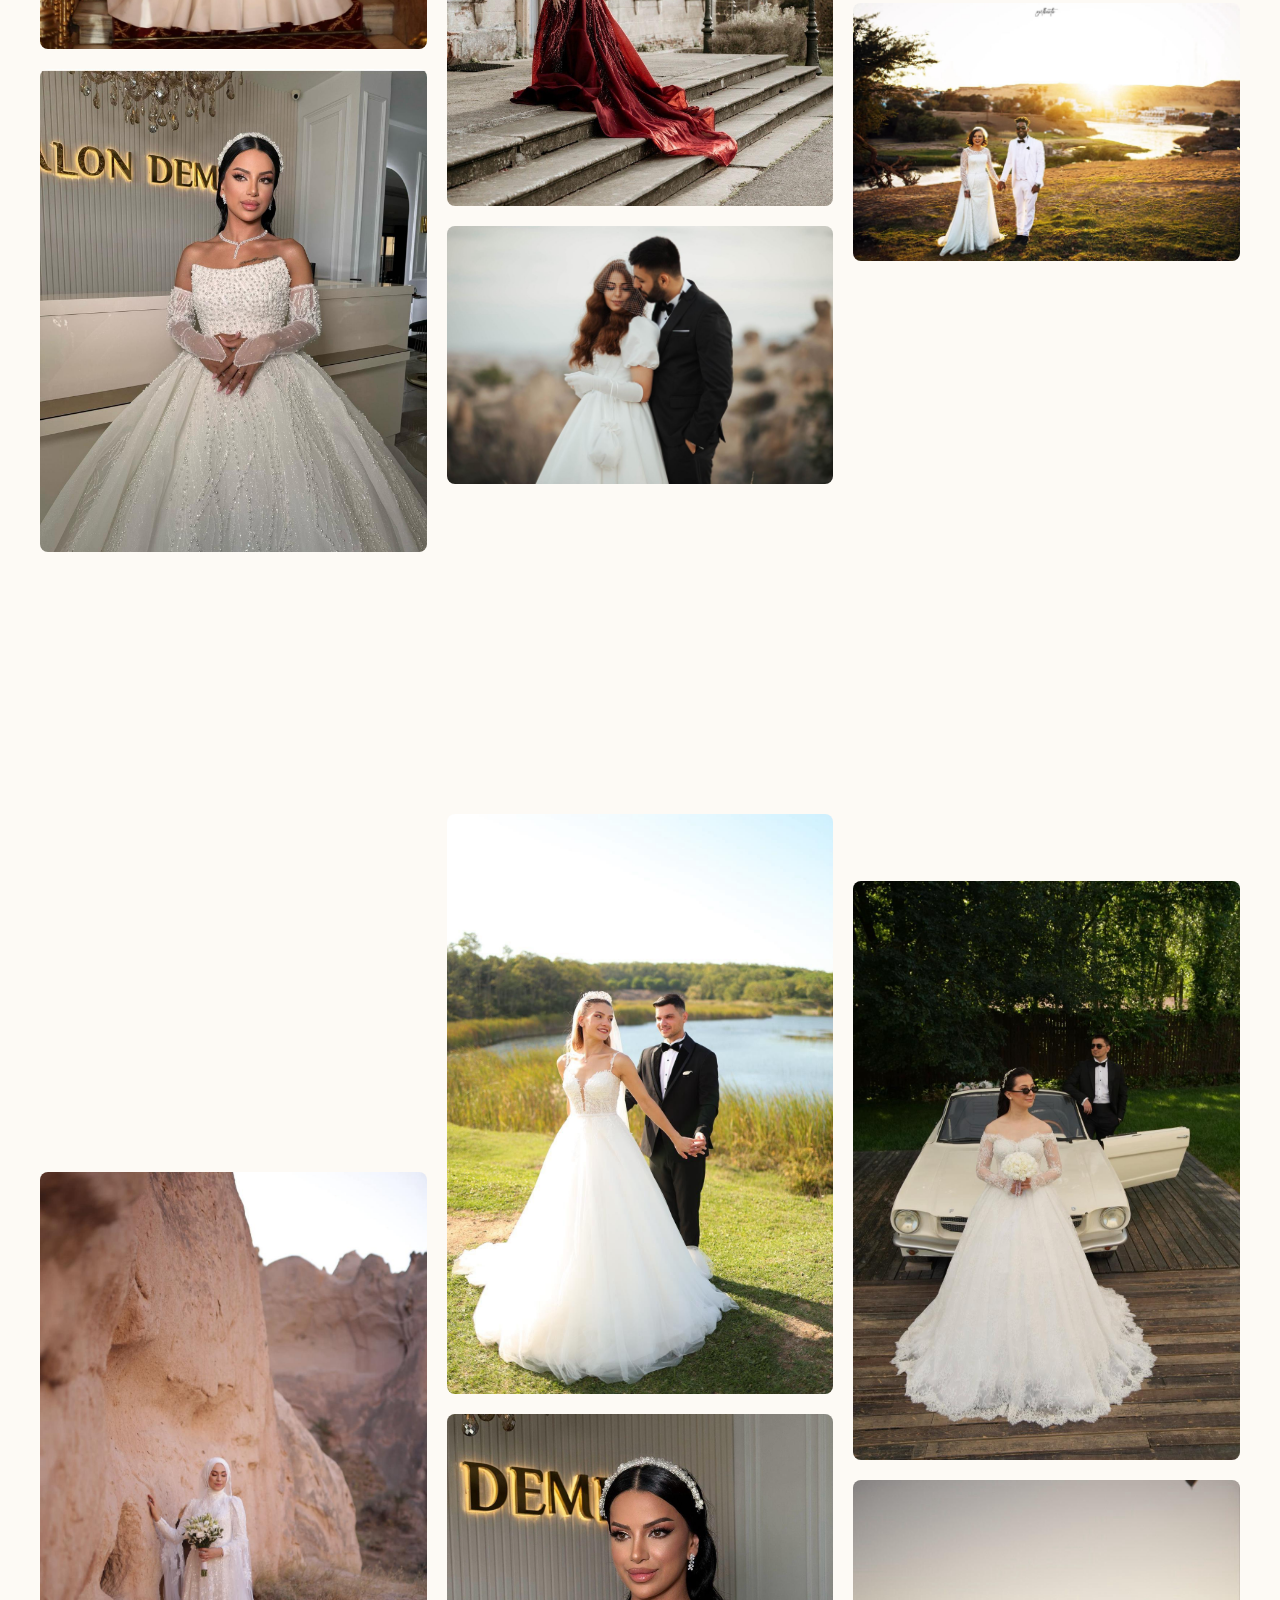
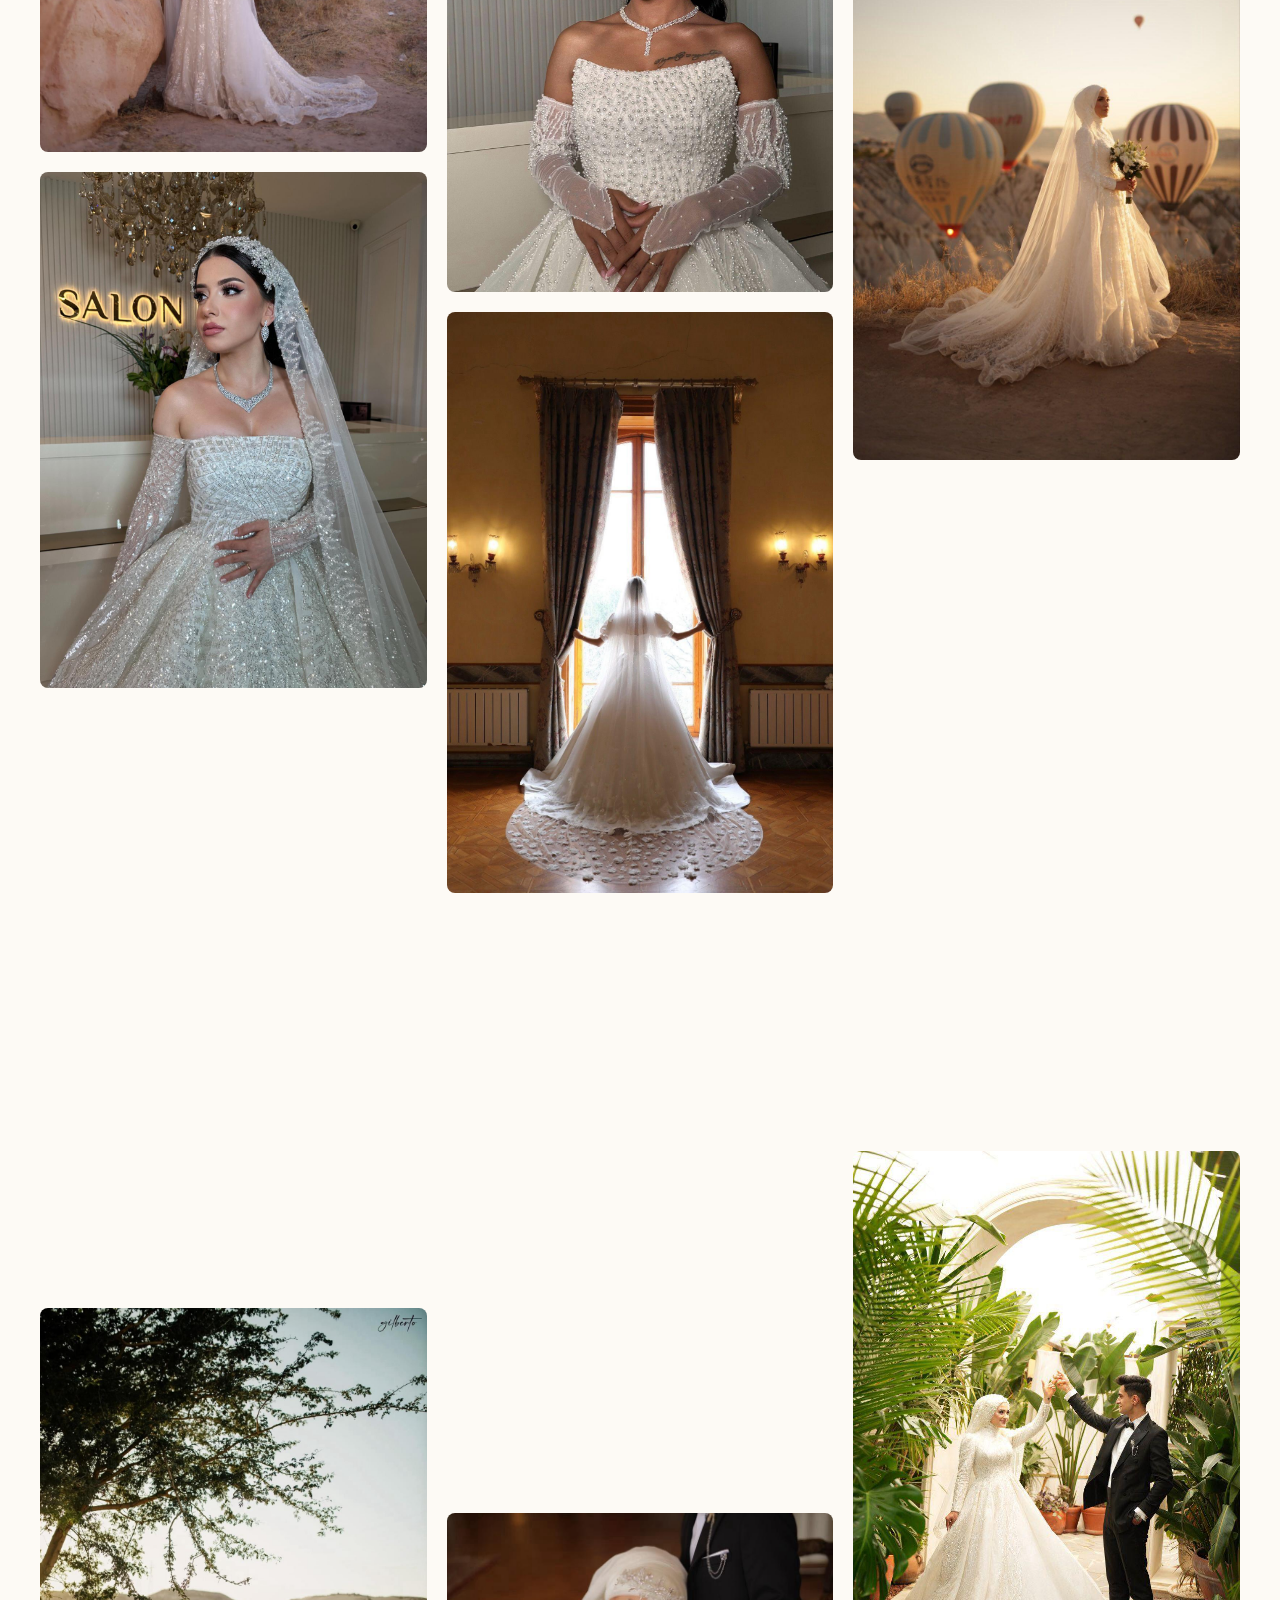
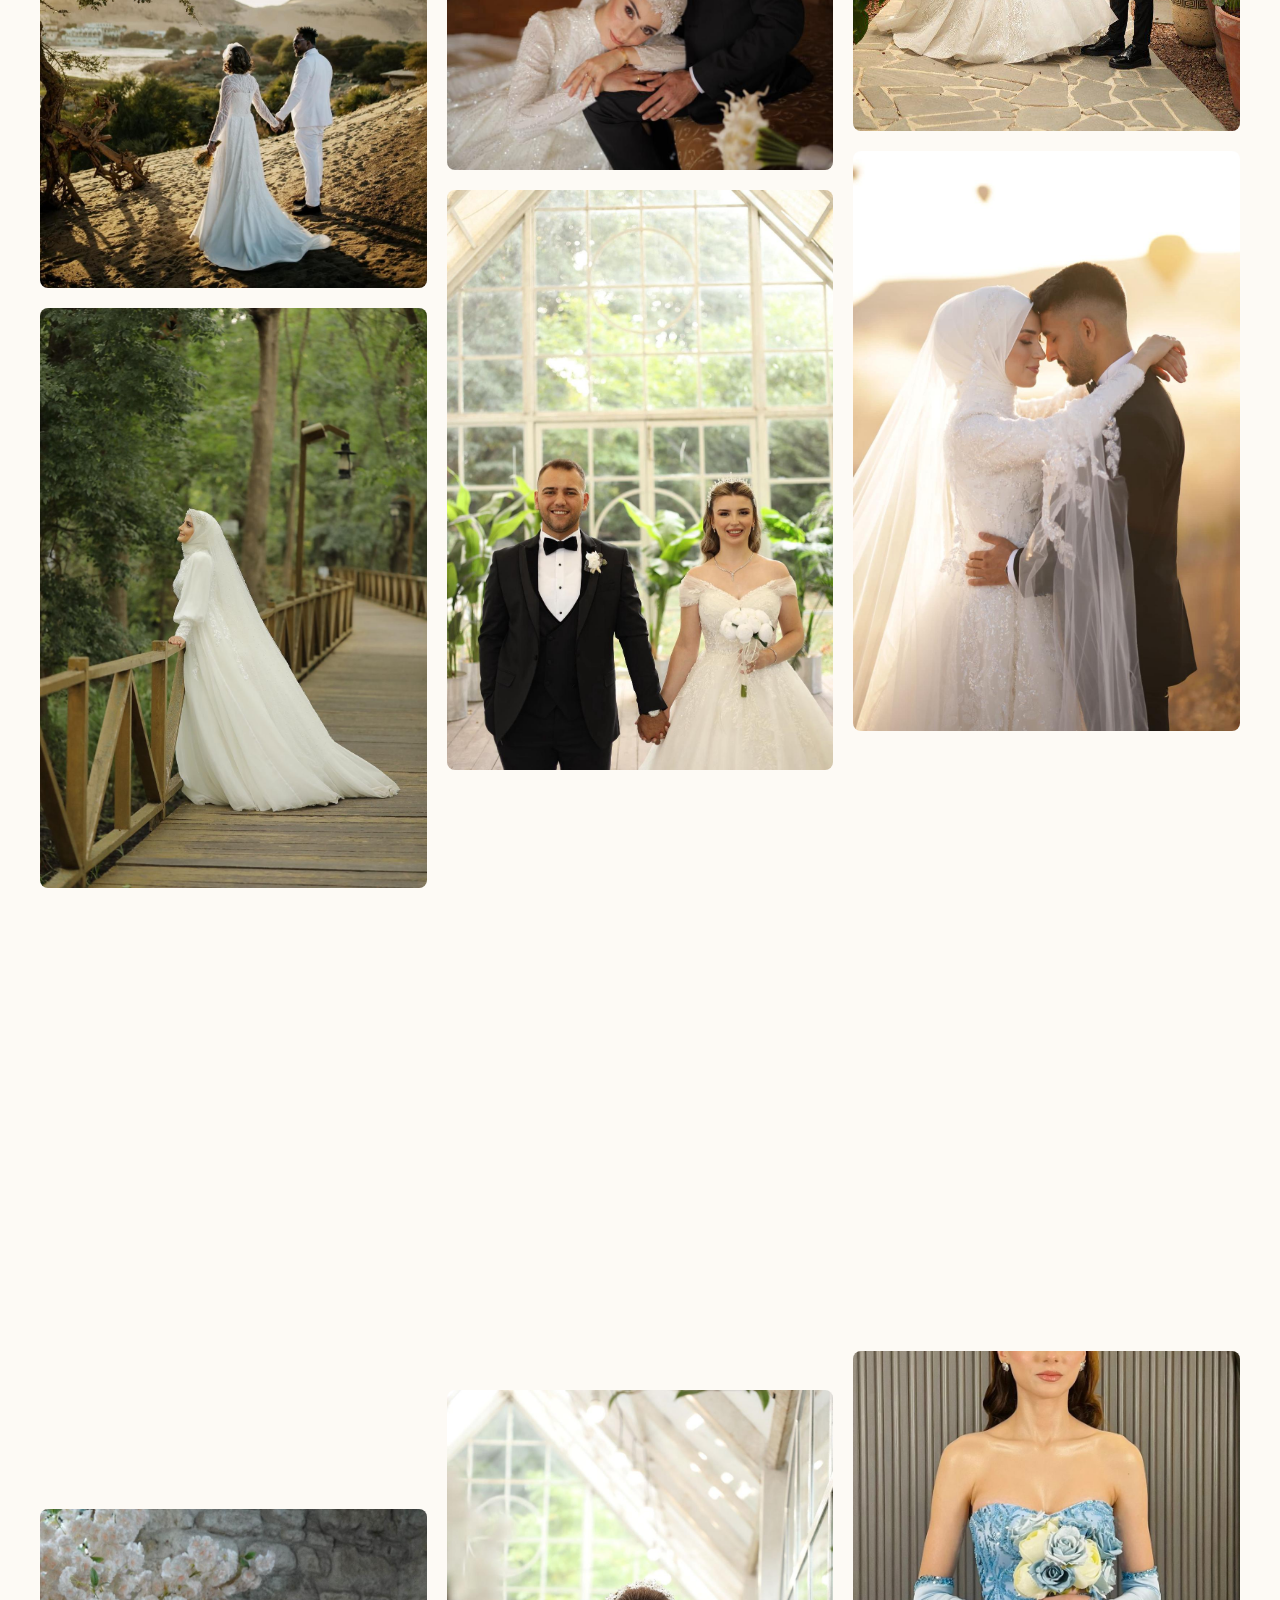
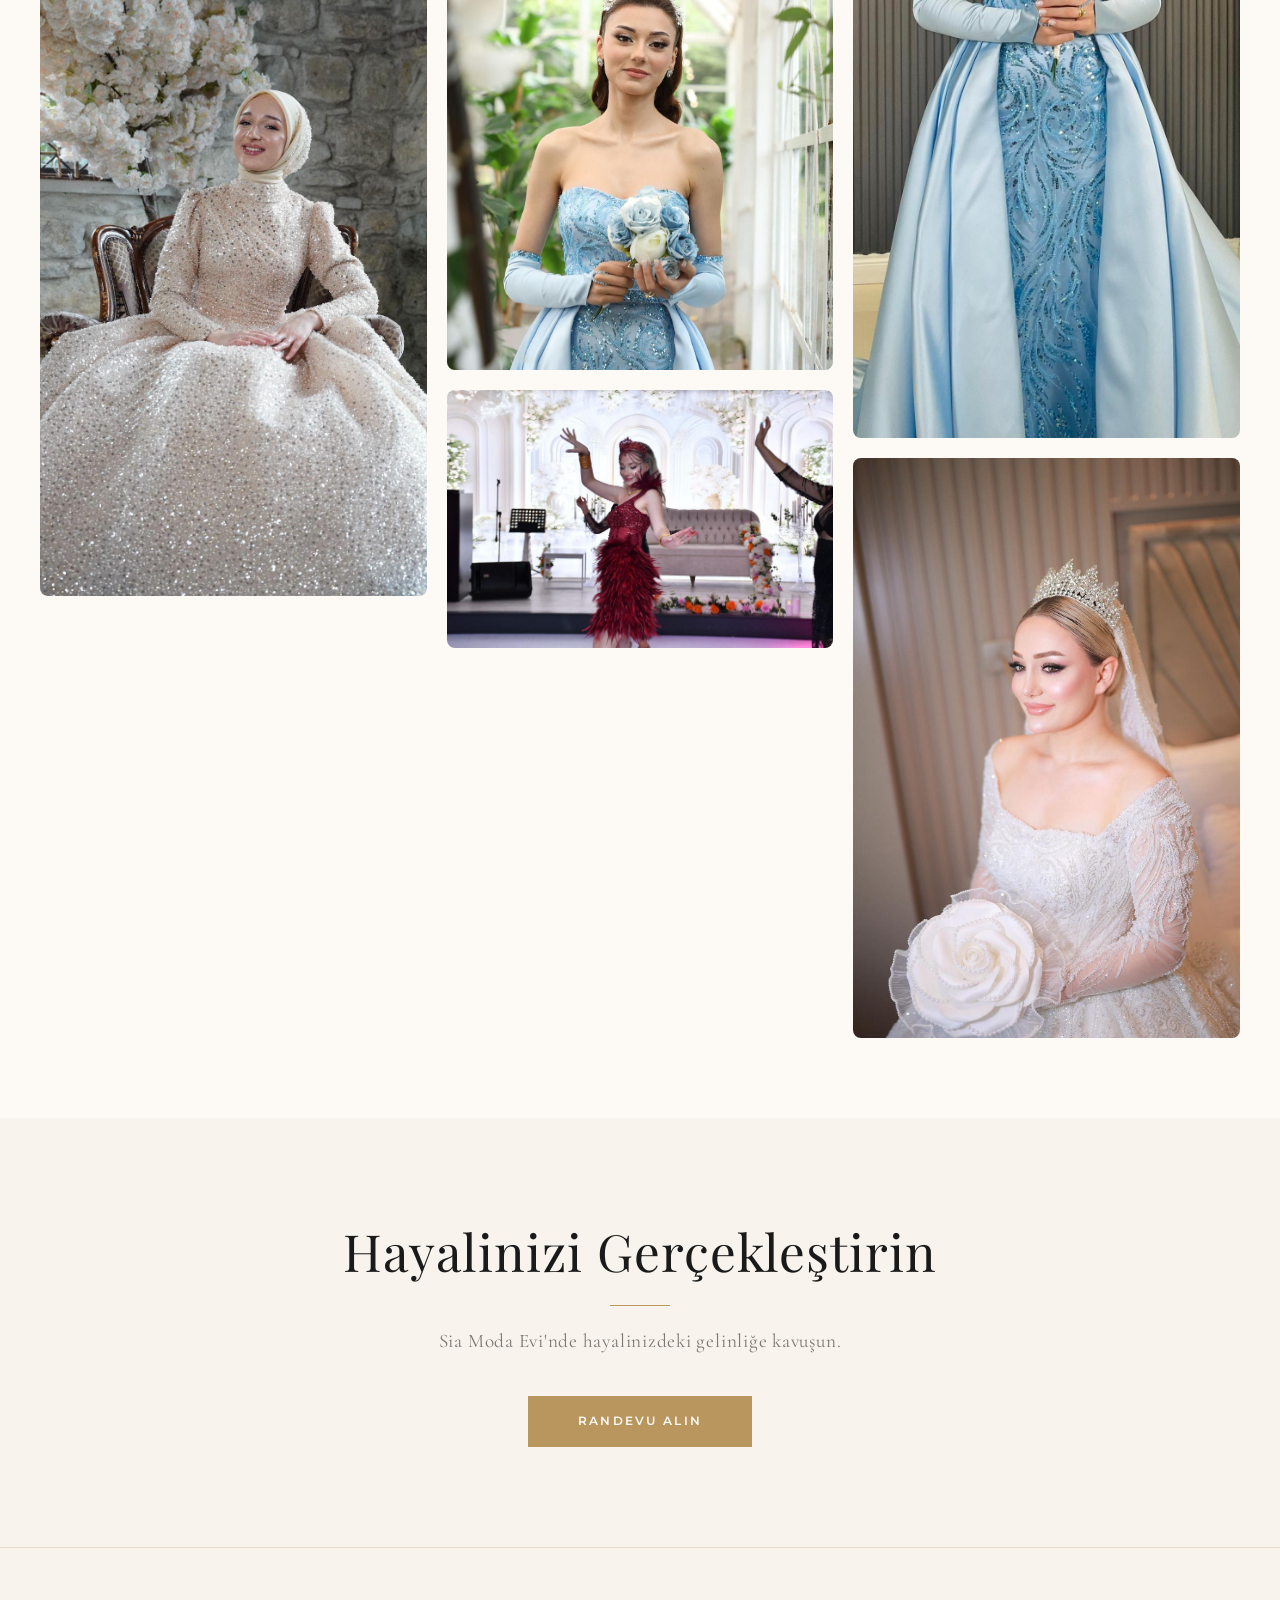
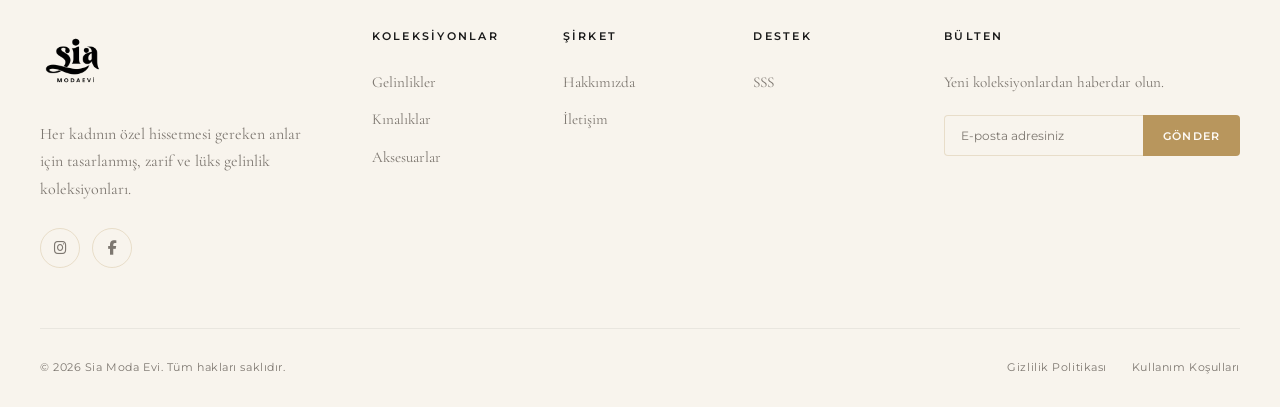
<file: esin.html>
﻿<!DOCTYPE html>
<html lang="tr">

<head>
    <meta charset="UTF-8">
    <meta name="viewport" content="width=device-width, initial-scale=1.0">
    <meta name="description" content="Sia Moda Evi ilham galerisi - Düğün ve gelinlik ilham kaynakları.">
    <title>Esin | Sia Moda Evi</title>
    <link rel="stylesheet" href="styles.css">
    <link rel="stylesheet" href="chatbot.css">
    <link rel="stylesheet" href="https://cdnjs.cloudflare.com/ajax/libs/font-awesome/6.5.1/css/all.min.css">
    <style>
        .esin-masonry {
            max-width: 1400px;
            margin: 0 auto;
            padding: 0 40px 80px;
            columns: 3;
            column-gap: 20px;
        }

        .esin-gallery-item {
            break-inside: avoid;
            margin-bottom: 20px;
            border-radius: 8px;
            overflow: hidden;
            position: relative;
            cursor: pointer;
        }

        .esin-gallery-item img {
            width: 100%;
            display: block;
            transition: transform 0.5s ease;
        }

        .esin-gallery-item:hover img {
            transform: scale(1.03);
        }

        .gallery-item-overlay {
            position: absolute;
            inset: 0;
            display: flex;
            align-items: center;
            justify-content: center;
            transition: background 0.4s ease;
            background: rgba(0, 0, 0, 0);
        }

        .esin-gallery-item:hover .gallery-item-overlay {
            background: rgba(0, 0, 0, 0.38);
        }

        .gallery-item-overlay span {
            font-family: var(--font-display);
            color: white;
            font-size: 1.2rem;
            opacity: 0;
            transition: opacity 0.4s ease;
        }

        .esin-gallery-item:hover .gallery-item-overlay span {
            opacity: 1;
        }

        /* Esin section padding */
        .esin-intro-section {
            padding: 80px 40px;
            text-align: center;
        }

        /* Mobile */
        @media (max-width: 1024px) {
            .esin-masonry {
                columns: 2;
                padding: 0 24px 60px;
            }
        }

        @media (max-width: 600px) {
            .esin-masonry {
                columns: 1;
                padding: 0 14px 48px;
            }

            .esin-intro-section {
                padding: 48px 16px;
            }
        }
    </style>
</head>

<body>
    <!-- HEADER -->
    <header class="site-header" id="site-header">
        <div class="header-top">
            <div class="header-left"><button class="mobile-menu-btn" id="mobile-menu-btn"
                    aria-label="Menü"><span></span><span></span><span></span></button></div>
            <div class="header-center"><a href="index.html" class="logo"><img src="galeri/sia.png" alt="Sia Moda Evi"
                        style="height:80px;width:auto;object-fit:contain;"></a></div>
            <div class="header-right">
                <div class="search-box" id="search-box"><input type="text" data-i18n-placeholder="searchPlaceholder"
                        placeholder="Ürün ara..." id="search-input"><button class="search-btn" id="search-btn"
                        aria-label="Ara"><i class="fas fa-search"></i></button></div>
                <div class="lang-selector"><button class="lang-btn" id="lang-btn"><i class="fas fa-globe"></i> TR <i
                            class="fas fa-chevron-down" style="font-size:0.5rem"></i></button>
                    <div class="lang-dropdown" id="lang-dropdown"><a href="#" data-lang="tr">🇹🇷 Türkçe</a><a href="#"
                            data-lang="en">🇬🇧 English</a><a href="#" data-lang="de">🇩🇪 Deutsch</a><a href="#"
                            data-lang="ar">🇸🇦 العربية</a></div>
                </div>
                <a href="randevu.html" class="btn-appointment" data-i18n="appointment">Randevu Al</a>
            </div>
        </div>
        <nav class="main-nav" id="main-nav">
            <ul class="nav-list">
                <li class="nav-item"><a href="gelinlikler.html" class="nav-link"
                        data-i18n="navGelinlikler">Gelinlikler</a></li>
                <li class="nav-item"><a href="kinalik.html" class="nav-link" data-i18n="catNisanlik">Kınalıklar</a>
                </li>
                <li class="nav-item"><a href="aksesuarlar.html" class="nav-link"
                        data-i18n="navAksesuarlar">Aksesuarlar</a></li>
                <li class="nav-item"><a href="koleksiyonlar.html" class="nav-link"
                        data-i18n="navKoleksiyonlar">Koleksiyonlar</a></li>
                <li class="nav-item"><a href="magaza-bulucu.html" class="nav-link" data-i18n="navMagaza">Mağaza</a>
                </li>
                <li class="nav-item"><a href="#" class="nav-link" style="color: var(--color-gold);"
                        data-i18n="navSirket">Şirket <span class="arrow">▼</span></a>
                    <div class="dropdown-menu"><a href="hakkimizda.html" data-i18n="navHakkimizda">Hakkımızda</a><a
                            href="temas.html" data-i18n="navTemas">İletişim</a><a href="esin.html"
                            data-i18n="navEsin">Esin</a></div>
                </li>
            </ul>
        </nav>
    </header>

    <div class="inner-page">
        <div class="page-hero">
            <img src="galeri/esin/WhatsApp Image 2026-03-05 at 17.23.20 (3).jpeg" alt="Esin">
            <div class="hero-overlay"></div>
            <div class="page-hero-content">
                <h1 data-i18n="esinTitle">Esin</h1>
                <p data-i18n="esinSubtitle">Düğününüz için ilham kaynakları</p>
            </div>
        </div>

        <section class="esin-intro-section">
            <div class="animate-on-scroll">
                <h2 class="section-title" data-i18n="ilhamGalerisi">İlham Galerisi</h2>
                <div class="gold-line"></div>
                <p class="section-subtitle" data-i18n="ilhamSubtitle">Gelinlerimizden ve çekimlerimizden en güzel
                    kareler</p>
            </div>
        </section>

        <!-- Masonry Gallery -->
        <div class="esin-masonry">

            <div class="esin-gallery-item animate-on-scroll">
                <img src="galeri/esin/WhatsApp Image 2026-03-05 at 17.23.17.jpeg" alt="Sia Moda Evi Esin">
                <div class="gallery-item-overlay"><span>✦ Zarif Romantik</span></div>
            </div>

            <div class="esin-gallery-item animate-on-scroll">
                <img src="galeri/esin/WhatsApp Image 2026-03-05 at 17.23.18 (1).jpeg" alt="Sia Moda Evi Esin">
                <div class="gallery-item-overlay"><span>✦ Asil Duruş</span></div>
            </div>

            <div class="esin-gallery-item animate-on-scroll">
                <img src="galeri/esin/WhatsApp Image 2026-03-05 at 17.23.18.jpeg" alt="Sia Moda Evi Esin">
                <div class="gallery-item-overlay"><span>✦ Klasik Zarafet</span></div>
            </div>

            <div class="esin-gallery-item animate-on-scroll">
                <img src="galeri/esin/WhatsApp Image 2026-03-05 at 17.23.19 (1).jpeg" alt="Sia Moda Evi Esin">
                <div class="gallery-item-overlay"><span>✦ Modern Şıklık</span></div>
            </div>

            <div class="esin-gallery-item animate-on-scroll">
                <img src="galeri/esin/WhatsApp Image 2026-03-05 at 17.23.19.jpeg" alt="Sia Moda Evi Esin">
                <div class="gallery-item-overlay"><span>✦ Prenses Rüyası</span></div>
            </div>

            <div class="esin-gallery-item animate-on-scroll">
                <img src="galeri/esin/WhatsApp Image 2026-03-05 at 17.23.20 (1).jpeg" alt="Sia Moda Evi Esin">
                <div class="gallery-item-overlay"><span>✦ Büyüleyici Gece</span></div>
            </div>

            <div class="esin-gallery-item animate-on-scroll">
                <img src="galeri/esin/WhatsApp Image 2026-03-05 at 17.23.20 (2).jpeg" alt="Sia Moda Evi Esin">
                <div class="gallery-item-overlay"><span>✦ Doğal Güzellik</span></div>
            </div>

            <div class="esin-gallery-item animate-on-scroll">
                <img src="galeri/esin/WhatsApp Image 2026-03-05 at 17.23.20 (3).jpeg" alt="Sia Moda Evi Esin">
                <div class="gallery-item-overlay"><span>✦ İnce İşçilik</span></div>
            </div>

            <div class="esin-gallery-item animate-on-scroll">
                <img src="galeri/esin/WhatsApp Image 2026-03-05 at 17.23.20 (4).jpeg" alt="Sia Moda Evi Esin">
                <div class="gallery-item-overlay"><span>✦ Düğün Anı</span></div>
            </div>

            <div class="esin-gallery-item animate-on-scroll">
                <img src="galeri/esin/WhatsApp Image 2026-03-05 at 17.23.20 (5).jpeg" alt="Sia Moda Evi Esin">
                <div class="gallery-item-overlay"><span>✦ Saf Beyaz</span></div>
            </div>

            <div class="esin-gallery-item animate-on-scroll">
                <img src="galeri/esin/WhatsApp Image 2026-03-05 at 17.23.20 (6).jpeg" alt="Sia Moda Evi Esin">
                <div class="gallery-item-overlay"><span>✦ Dantel Detay</span></div>
            </div>

            <div class="esin-gallery-item animate-on-scroll">
                <img src="galeri/esin/WhatsApp Image 2026-03-05 at 17.23.20.jpeg" alt="Sia Moda Evi Esin">
                <div class="gallery-item-overlay"><span>✦ Zarif Prenses</span></div>
            </div>

            <div class="esin-gallery-item animate-on-scroll">
                <img src="galeri/esin/WhatsApp Image 2026-03-05 at 17.23.21 (1).jpeg" alt="Sia Moda Evi Esin">
                <div class="gallery-item-overlay"><span>✦ Romantik Detay</span></div>
            </div>

            <div class="esin-gallery-item animate-on-scroll">
                <img src="galeri/esin/WhatsApp Image 2026-03-05 at 17.23.21 (2).jpeg" alt="Sia Moda Evi Esin">
                <div class="gallery-item-overlay"><span>✦ Minimalist</span></div>
            </div>

            <div class="esin-gallery-item animate-on-scroll">
                <img src="galeri/esin/WhatsApp Image 2026-03-05 at 17.23.21 (3).jpeg" alt="Sia Moda Evi Esin">
                <div class="gallery-item-overlay"><span>✦ Kına Gecesi</span></div>
            </div>

            <div class="esin-gallery-item animate-on-scroll">
                <img src="galeri/esin/WhatsApp Image 2026-03-05 at 17.23.21 (4).jpeg" alt="Sia Moda Evi Esin">
                <div class="gallery-item-overlay"><span>✦ Büyüleyici</span></div>
            </div>

            <div class="esin-gallery-item animate-on-scroll">
                <img src="galeri/esin/WhatsApp Image 2026-03-05 at 17.23.21 (5).jpeg" alt="Sia Moda Evi Esin">
                <div class="gallery-item-overlay"><span>✦ Asil Zarafet</span></div>
            </div>

            <div class="esin-gallery-item animate-on-scroll">
                <img src="galeri/esin/WhatsApp Image 2026-03-05 at 17.23.21 (6).jpeg" alt="Sia Moda Evi Esin">
                <div class="gallery-item-overlay"><span>✦ Hayaller</span></div>
            </div>

            <div class="esin-gallery-item animate-on-scroll">
                <img src="galeri/esin/WhatsApp Image 2026-03-05 at 17.23.21 (7).jpeg" alt="Sia Moda Evi Esin">
                <div class="gallery-item-overlay"><span>✦ Işık ve Zarafet</span></div>
            </div>

            <div class="esin-gallery-item animate-on-scroll">
                <img src="galeri/esin/WhatsApp Image 2026-03-05 at 17.23.21.jpeg" alt="Sia Moda Evi Esin">
                <div class="gallery-item-overlay"><span>✦ Altın Anlar</span></div>
            </div>

            <div class="esin-gallery-item animate-on-scroll">
                <img src="galeri/esin/WhatsApp Image 2026-03-05 at 17.23.22 (1).jpeg" alt="Sia Moda Evi Esin">
                <div class="gallery-item-overlay"><span>✦ Nişan Gecesi</span></div>
            </div>

            <div class="esin-gallery-item animate-on-scroll">
                <img src="galeri/esin/WhatsApp Image 2026-03-05 at 17.23.22 (2).jpeg" alt="Sia Moda Evi Esin">
                <div class="gallery-item-overlay"><span>✦ Sonsuzluk</span></div>
            </div>

            <div class="esin-gallery-item animate-on-scroll">
                <img src="galeri/esin/WhatsApp Image 2026-03-05 at 17.23.22 (3).jpeg" alt="Sia Moda Evi Esin">
                <div class="gallery-item-overlay"><span>✦ İhtişamlı</span></div>
            </div>

            <div class="esin-gallery-item animate-on-scroll">
                <img src="galeri/esin/WhatsApp Image 2026-03-05 at 17.23.22 (4).jpeg" alt="Sia Moda Evi Esin">
                <div class="gallery-item-overlay"><span>✦ Beyaz Rüya</span></div>
            </div>

            <div class="esin-gallery-item animate-on-scroll">
                <img src="galeri/esin/WhatsApp Image 2026-03-05 at 17.23.22 (5).jpeg" alt="Sia Moda Evi Esin">
                <div class="gallery-item-overlay"><span>✦ Özel Tasarım</span></div>
            </div>

            <div class="esin-gallery-item animate-on-scroll">
                <img src="galeri/esin/WhatsApp Image 2026-03-05 at 17.23.22 (6).jpeg" alt="Sia Moda Evi Esin">
                <div class="gallery-item-overlay"><span>✦ Gelin Anı</span></div>
            </div>

            <div class="esin-gallery-item animate-on-scroll">
                <img src="galeri/esin/WhatsApp Image 2026-03-05 at 17.23.22.jpeg" alt="Sia Moda Evi Esin">
                <div class="gallery-item-overlay"><span>✦ Zarafet</span></div>
            </div>

            <div class="esin-gallery-item animate-on-scroll">
                <img src="galeri/esin/WhatsApp Image 2026-03-05 at 17.23.23 (1).jpeg" alt="Sia Moda Evi Esin">
                <div class="gallery-item-overlay"><span>✦ Muhteşem An</span></div>
            </div>

            <div class="esin-gallery-item animate-on-scroll">
                <img src="galeri/esin/WhatsApp Image 2026-03-05 at 17.23.23 (2).jpeg" alt="Sia Moda Evi Esin">
                <div class="gallery-item-overlay"><span>✦ Güzellik</span></div>
            </div>

            <div class="esin-gallery-item animate-on-scroll">
                <img src="galeri/esin/WhatsApp Image 2026-03-05 at 17.23.23 (3).jpeg" alt="Sia Moda Evi Esin">
                <div class="gallery-item-overlay"><span>✦ Işıltı</span></div>
            </div>

            <div class="esin-gallery-item animate-on-scroll">
                <img src="galeri/esin/WhatsApp Image 2026-03-05 at 17.23.23 (4).jpeg" alt="Sia Moda Evi Esin">
                <div class="gallery-item-overlay"><span>✦ Kadife Dokunuş</span></div>
            </div>

            <div class="esin-gallery-item animate-on-scroll">
                <img src="galeri/esin/WhatsApp Image 2026-03-05 at 17.23.23 (5).jpeg" alt="Sia Moda Evi Esin">
                <div class="gallery-item-overlay"><span>✦ Şiirsel</span></div>
            </div>

            <div class="esin-gallery-item animate-on-scroll">
                <img src="galeri/esin/WhatsApp Image 2026-03-05 at 17.23.23 (6).jpeg" alt="Sia Moda Evi Esin">
                <div class="gallery-item-overlay"><span>✦ Sihirli An</span></div>
            </div>

            <div class="esin-gallery-item animate-on-scroll">
                <img src="galeri/esin/WhatsApp Image 2026-03-05 at 17.23.23 (7).jpeg" alt="Sia Moda Evi Esin">
                <div class="gallery-item-overlay"><span>✦ Pembe Düşler</span></div>
            </div>

            <div class="esin-gallery-item animate-on-scroll">
                <img src="galeri/esin/WhatsApp Image 2026-03-05 at 17.23.23 (8).jpeg" alt="Sia Moda Evi Esin">
                <div class="gallery-item-overlay"><span>✦ Efsanevi</span></div>
            </div>

            <div class="esin-gallery-item animate-on-scroll">
                <img src="galeri/esin/WhatsApp Image 2026-03-05 at 17.23.23.jpeg" alt="Sia Moda Evi Esin">
                <div class="gallery-item-overlay"><span>✦ Doğa ve Zarafet</span></div>
            </div>

            <div class="esin-gallery-item animate-on-scroll">
                <img src="galeri/esin/WhatsApp Image 2026-03-05 at 17.23.24 (1).jpeg" alt="Sia Moda Evi Esin">
                <div class="gallery-item-overlay"><span>✦ Yeni Başlangıç</span></div>
            </div>

            <div class="esin-gallery-item animate-on-scroll">
                <img src="galeri/esin/WhatsApp Image 2026-03-05 at 17.23.24 (2).jpeg" alt="Sia Moda Evi Esin">
                <div class="gallery-item-overlay"><span>✦ Mutluluk</span></div>
            </div>

            <div class="esin-gallery-item animate-on-scroll">
                <img src="galeri/esin/WhatsApp Image 2026-03-05 at 17.23.24 (3).jpeg" alt="Sia Moda Evi Esin">
                <div class="gallery-item-overlay"><span>✦ Saf Aşk</span></div>
            </div>

            <div class="esin-gallery-item animate-on-scroll">
                <img src="galeri/esin/WhatsApp Image 2026-03-05 at 17.23.24 (4).jpeg" alt="Sia Moda Evi Esin">
                <div class="gallery-item-overlay"><span>✦ Çiçekli Rüya</span></div>
            </div>

            <div class="esin-gallery-item animate-on-scroll">
                <img src="galeri/esin/WhatsApp Image 2026-03-05 at 17.23.24 (5).jpeg" alt="Sia Moda Evi Esin">
                <div class="gallery-item-overlay"><span>✦ Altın Işık</span></div>
            </div>

            <div class="esin-gallery-item animate-on-scroll">
                <img src="galeri/esin/WhatsApp Image 2026-03-05 at 17.23.24 (6).jpeg" alt="Sia Moda Evi Esin">
                <div class="gallery-item-overlay"><span>✦ Romantik Anlar</span></div>
            </div>

            <div class="esin-gallery-item animate-on-scroll">
                <img src="galeri/esin/WhatsApp Image 2026-03-05 at 17.23.24.jpeg" alt="Sia Moda Evi Esin">
                <div class="gallery-item-overlay"><span>✦ Ömür Boyu</span></div>
            </div>

        </div>

        <!-- CTA -->
        <section style="padding: 100px 40px; text-align: center; background: var(--color-bg-alt);">
            <div class="animate-on-scroll">
                <h2 class="section-title" data-i18n="hayalTitle">Hayalinizi <span
                        class="gold-text">Gerçekleştirin</span></h2>
                <div class="gold-line"></div>
                <p class="section-subtitle" style="max-width: 600px;" data-i18n="hayalDesc">Sia Moda Evi'nde
                    hayalinizdeki gelinliğe kavuşmak için randevu alın.</p>
                <a href="randevu.html"
                    style="display: inline-block; margin-top: 40px; padding: 16px 50px; font-family: var(--font-ui); font-size: 0.72rem; font-weight: 600; letter-spacing: 0.2em; text-transform: uppercase; color: var(--color-bg); background: var(--color-gold); transition: all 0.4s ease;"
                    data-i18n="hayalBtn">Randevu Alın</a>
            </div>
        </section>
    </div>

    <!-- FOOTER -->
    <footer class="site-footer">
        <div class="footer-grid">
            <div class="footer-brand"><a href="index.html" class="logo">
                    <img src="galeri/sia.png" alt="Sia Moda Evi"
                        style="height:65px;width:auto;object-fit:contain;filter:brightness(0) invert(1);">
                </a>
                <p data-i18n="footerDesc">Her kadının özel hissetmesi gereken anlar için.</p>
                <div class="social-links">
                    <a href="https://www.instagram.com/siamodaevi?utm_source=ig_web_button_share_sheet&igsh=ZDNlZDc0MzIxNw=="
                        target="_blank" rel="noopener" aria-label="Instagram"><i class="fab fa-instagram"></i></a>
                    <a href="https://www.facebook.com/profile.php?id=100075947840451#" target="_blank" rel="noopener"
                        aria-label="Facebook"><i class="fab fa-facebook-f"></i></a>
                </div>
            </div>
            <div class="footer-col">
                <h4 data-i18n="footerCol1Title">Koleksiyonlar</h4>
                <ul>
                    <li><a href="gelinlikler.html" data-i18n="footerGelinlikler">Gelinlikler</a></li>
                    <li><a href="kinalik.html" data-i18n="footerNisanliklar">Kınalıklar</a></li>
                    <li><a href="aksesuarlar.html" data-i18n="footerAksesuarlar">Aksesuarlar</a></li>
                </ul>
            </div>
            <div class="footer-col">
                <h4 data-i18n="footerCol2Title">Şirket</h4>
                <ul>
                    <li><a href="hakkimizda.html" data-i18n="footerHakkimizda">Hakkımızda</a></li>
                    <li><a href="temas.html" data-i18n="footerIletisim">İletişim</a></li>
                </ul>
            </div>
            <div class="footer-col">
                <h4 data-i18n="footerCol3Title">Destek</h4>
                <ul>
                    <li><a href="#" data-i18n="footerSSS">SSS</a></li>
                </ul>
            </div>
            <div class="footer-col footer-newsletter">
                <h4 data-i18n="footerCol4Title">Bülten</h4>
                <p data-i18n="footerBultenDesc">Yeni koleksiyonlardan haberdar olun.</p>
                <form class="newsletter-form" id="newsletter-form"><input type="email"
                        data-i18n-placeholder="footerEmailPlaceholder" placeholder="E-posta adresiniz" required><button
                        type="submit" data-i18n="footerSend">Gönder</button></form>
            </div>
        </div>
        <div class="footer-bottom">
            <p data-i18n="footerCopyright">&copy; 2026 Sia Moda Evi. Tüm hakları saklıdır.</p>
            <div class="footer-bottom-links"><a href="#" data-i18n="footerPrivacy">Gizlilik Politikası</a><a href="#"
                    data-i18n="footerTerms">Kullanım Koşulları</a></div>
        </div>
    </footer>
    <script src="translations.js"></script>
    <script src="script.js"></script>
    <script src="chatbot.js"></script>
</body>

</html>
</file>
<file: styles.css>
/* ========================================
   SIA MODA EVI - Design System
   ======================================== */

@import url('https://fonts.googleapis.com/css2?family=Playfair+Display:ital,wght@0,400;0,500;0,600;0,700;1,400;1,500&family=Cormorant+Garamond:ital,wght@0,300;0,400;0,500;0,600;0,700;1,300;1,400&family=Montserrat:wght@300;400;500;600;700&display=swap');

/* ---- CSS Variables ---- */
:root {
  --color-bg: #fdfaf5;
  --color-bg-alt: #f8f4ed;
  --color-bg-card: #ffffff;
  --color-bg-overlay: rgba(253, 250, 245, 0.85);
  --color-gold: #b8965d;
  --color-gold-light: #d4bc8f;
  --color-gold-dark: #8c703d;
  --color-white: #1a1a1a;
  /* Global text color often uses this or --color-text */
  --color-white-soft: #2a2a2a;
  --color-text: #2c2925;
  --color-text-muted: #7d7770;
  --color-border: rgba(184, 150, 93, 0.25);
  --color-border-light: rgba(0, 0, 0, 0.06);
  --color-real-white: #ffffff;

  --font-display: 'Playfair Display', serif;
  --font-body: 'Cormorant Garamond', serif;
  --font-ui: 'Montserrat', sans-serif;

  --transition-fast: 0.2s ease;
  --transition-medium: 0.4s ease;
  --transition-slow: 0.6s ease;
  --transition-spring: 0.5s cubic-bezier(0.34, 1.56, 0.64, 1);

  --shadow-soft: 0 4px 30px rgba(0, 0, 0, 0.3);
  --shadow-gold: 0 4px 30px rgba(201, 169, 110, 0.15);
  --shadow-card: 0 8px 40px rgba(0, 0, 0, 0.4);

  --radius-sm: 4px;
  --radius-md: 8px;
  --radius-lg: 16px;

  --header-height: 120px;
}

/* ---- Reset & Base ---- */
*,
*::before,
*::after {
  margin: 0;
  padding: 0;
  box-sizing: border-box;
}

html {
  scroll-behavior: smooth;
  font-size: 16px;
}

body {
  font-family: var(--font-body);
  background-color: var(--color-bg);
  color: var(--color-text);
  line-height: 1.6;
  overflow-x: hidden;
  -webkit-font-smoothing: antialiased;
}

a {
  text-decoration: none;
  color: inherit;
  transition: color var(--transition-fast);
}

img {
  max-width: 100%;
  height: auto;
  display: block;
}

ul {
  list-style: none;
}

button {
  cursor: pointer;
  border: none;
  background: none;
  font-family: inherit;
  color: inherit;
}

input,
select {
  font-family: inherit;
  color: inherit;
  background: transparent;
  border: none;
  outline: none;
}

/* ---- Utility ---- */
.container {
  width: 100%;
  max-width: 1400px;
  margin: 0 auto;
  padding: 0 40px;
}

.section-title {
  font-family: var(--font-display);
  font-size: clamp(2rem, 4vw, 3.5rem);
  font-weight: 400;
  color: var(--color-white);
  text-align: center;
  letter-spacing: 0.02em;
  line-height: 1.3;
}

.section-subtitle {
  font-family: var(--font-body);
  font-size: clamp(1rem, 1.5vw, 1.25rem);
  color: var(--color-text-muted);
  text-align: center;
  max-width: 600px;
  margin: 20px auto 0;
  letter-spacing: 0.04em;
}

.gold-text {
  color: var(--color-gold);
}

.gold-line {
  width: 60px;
  height: 1px;
  background: var(--color-gold);
  margin: 20px auto;
}

/* ---- Animations ---- */
@keyframes fadeInUp {
  from {
    opacity: 0;
    transform: translateY(40px);
  }

  to {
    opacity: 1;
    transform: translateY(0);
  }
}

@keyframes fadeIn {
  from {
    opacity: 0;
  }

  to {
    opacity: 1;
  }
}

@keyframes slideDown {
  from {
    opacity: 0;
    transform: translateY(-10px);
  }

  to {
    opacity: 1;
    transform: translateY(0);
  }
}

@keyframes shimmer {
  0% {
    background-position: -200% center;
  }

  100% {
    background-position: 200% center;
  }
}

@keyframes float {

  0%,
  100% {
    transform: translateY(0);
  }

  50% {
    transform: translateY(-10px);
  }
}

.animate-on-scroll {
  opacity: 0;
  transform: translateY(40px);
  transition: opacity 0.8s ease, transform 0.8s ease;
}

.animate-on-scroll.visible {
  opacity: 1;
  transform: translateY(0);
}

/* ========================================
   HEADER
   ======================================== */
.site-header {
  position: fixed;
  top: 0;
  left: 0;
  right: 0;
  z-index: 1000;
  background: rgba(253, 250, 245, 0.85);
  backdrop-filter: blur(10px);
  -webkit-backdrop-filter: blur(10px);
  border-bottom: 1px solid transparent;
  transition: all var(--transition-medium);
}

.site-header.scrolled {
  background: rgba(253, 250, 245, 0.98);
  backdrop-filter: blur(20px);
  -webkit-backdrop-filter: blur(20px);
  border-bottom: 1px solid var(--color-border);
  box-shadow: 0 4px 30px rgba(0, 0, 0, 0.05), var(--shadow-gold);
}

.header-top {
  display: flex;
  align-items: center;
  justify-content: space-between;
  padding: 15px 40px 10px;
}

.header-left {
  flex: 1;
}

.header-center {
  flex: 0 0 auto;
  text-align: center;
}

.header-right {
  flex: 1;
  display: flex;
  align-items: center;
  justify-content: flex-end;
  gap: 20px;
}

/* Logo */
.logo {
  display: inline-block;
}

.logo h1 {
  font-family: var(--font-display);
  font-size: 2rem;
  font-weight: 400;
  color: var(--color-white);
  letter-spacing: 0.15em;
  text-transform: uppercase;
}

.logo span {
  display: block;
  font-family: var(--font-ui);
  font-size: 0.55rem;
  letter-spacing: 0.5em;
  color: var(--color-gold);
  text-transform: uppercase;
  margin-top: 2px;
}

/* Search */
.search-box {
  position: relative;
  display: flex;
  align-items: center;
}

.search-box input {
  width: 0;
  padding: 8px 0;
  font-size: 0.85rem;
  color: var(--color-text);
  border-bottom: 1px solid transparent;
  transition: all var(--transition-medium);
  font-family: var(--font-ui);
}

.search-box.active input {
  width: 200px;
  padding: 8px 10px;
  border-bottom-color: var(--color-gold);
}

.search-btn {
  padding: 8px;
  color: var(--color-text-muted);
  transition: color var(--transition-fast);
  font-size: 1.1rem;
}

.search-btn:hover {
  color: var(--color-gold);
}

/* Language Selector */
.lang-selector {
  position: relative;
}

.lang-btn {
  display: flex;
  align-items: center;
  gap: 6px;
  padding: 6px 12px;
  font-family: var(--font-ui);
  font-size: 0.75rem;
  font-weight: 500;
  letter-spacing: 0.1em;
  text-transform: uppercase;
  color: var(--color-text-muted);
  border: 1px solid var(--color-border);
  border-radius: var(--radius-sm);
  transition: all var(--transition-fast);
}

.lang-btn:hover {
  color: var(--color-gold);
  border-color: var(--color-gold);
}

.lang-dropdown {
  position: absolute;
  top: 100%;
  right: 0;
  margin-top: 8px;
  background: var(--color-bg-card);
  border: 1px solid var(--color-border);
  border-radius: var(--radius-sm);
  overflow: hidden;
  opacity: 0;
  visibility: hidden;
  transform: translateY(-5px);
  transition: all var(--transition-fast);
  min-width: 120px;
  box-shadow: var(--shadow-card);
}

.lang-selector:hover .lang-dropdown,
.lang-dropdown.active {
  opacity: 1;
  visibility: visible;
  transform: translateY(0);
}

.lang-dropdown a {
  display: block;
  padding: 10px 16px;
  font-family: var(--font-ui);
  font-size: 0.75rem;
  font-weight: 500;
  letter-spacing: 0.08em;
  color: var(--color-text-muted);
  transition: all var(--transition-fast);
}

.lang-dropdown a:hover {
  background: rgba(201, 169, 110, 0.1);
  color: var(--color-gold);
}

/* Appointment Button */
.btn-appointment {
  padding: 10px 28px;
  font-family: var(--font-ui);
  font-size: 0.7rem;
  font-weight: 600;
  letter-spacing: 0.15em;
  text-transform: uppercase;
  color: var(--color-bg);
  background: linear-gradient(135deg, var(--color-gold), var(--color-gold-light));
  border-radius: var(--radius-sm);
  transition: all var(--transition-medium);
  position: relative;
  overflow: hidden;
}

.btn-appointment::before {
  content: '';
  position: absolute;
  top: 0;
  left: -100%;
  width: 100%;
  height: 100%;
  background: linear-gradient(90deg, transparent, rgba(255, 255, 255, 0.2), transparent);
  transition: left 0.6s ease;
}

.btn-appointment:hover::before {
  left: 100%;
}

.btn-appointment:hover {
  transform: translateY(-2px);
  box-shadow: var(--shadow-gold);
}

/* Navigation */
.main-nav {
  display: flex;
  justify-content: center;
  padding: 0 40px 12px;
}

.nav-list {
  display: flex;
  align-items: center;
  gap: 40px;
}

.nav-item {
  position: relative;
}

.nav-link {
  font-family: var(--font-ui);
  font-size: 0.72rem;
  font-weight: 500;
  letter-spacing: 0.18em;
  text-transform: uppercase;
  color: var(--color-text-muted);
  padding: 8px 0;
  display: flex;
  align-items: center;
  gap: 6px;
  transition: color var(--transition-fast);
  position: relative;
}

.nav-link::after {
  content: '';
  position: absolute;
  bottom: 0;
  left: 0;
  width: 0;
  height: 1px;
  background: var(--color-gold);
  transition: width var(--transition-medium);
}

.nav-link:hover {
  color: var(--color-gold);
}

.nav-link:hover::after {
  width: 100%;
}

.nav-link .arrow {
  font-size: 0.5rem;
  transition: transform var(--transition-fast);
}

/* Dropdown Menu */
.dropdown-menu {
  position: absolute;
  top: 100%;
  left: 50%;
  transform: translateX(-50%) translateY(-5px);
  margin-top: 10px;
  background: var(--color-bg-card);
  border: 1px solid var(--color-border);
  border-radius: var(--radius-md);
  min-width: 220px;
  padding: 12px 0;
  opacity: 0;
  visibility: hidden;
  transition: all var(--transition-fast);
  box-shadow: var(--shadow-card);
  z-index: 100;
}

.nav-item:hover .dropdown-menu {
  opacity: 1;
  visibility: visible;
  transform: translateX(-50%) translateY(0);
}

.nav-item:hover .nav-link .arrow {
  transform: rotate(180deg);
}

.dropdown-menu a {
  display: block;
  padding: 12px 24px;
  font-family: var(--font-ui);
  font-size: 0.72rem;
  font-weight: 400;
  letter-spacing: 0.1em;
  color: var(--color-text-muted) !important;
  transition: all var(--transition-fast);
  position: relative;
}

.dropdown-menu a::before {
  content: '';
  position: absolute;
  left: 0;
  top: 50%;
  transform: translateY(-50%);
  width: 0;
  height: 60%;
  background: var(--color-gold);
  transition: width var(--transition-fast);
}

.dropdown-menu a:hover {
  color: var(--color-gold);
  padding-left: 32px;
  background: rgba(201, 169, 110, 0.05);
}

.dropdown-menu a:hover::before {
  width: 3px;
}

/* ========================================
   HERO SECTION
   ======================================== */
.hero-section {
  position: relative;
  height: 100dvh;
  min-height: 500px;
  display: flex;
  align-items: center;
  justify-content: center;
  overflow: hidden;
  background: var(--color-bg);
}

.hero-bg {
  position: absolute;
  inset: 0;
  z-index: 0;
}

.hero-bg img {
  width: 100%;
  height: 100%;
  object-fit: cover;
  object-position: center 20%;
  filter: brightness(0.65);
  transition: transform 8s ease;
}

.hero-section:hover .hero-bg img {
  transform: scale(1.05);
}

.hero-overlay {
  position: absolute;
  inset: 0;
  background: linear-gradient(180deg,
      rgba(10, 10, 10, 0.4) 0%,
      rgba(10, 10, 10, 0.2) 40%,
      rgba(10, 10, 10, 0.6) 100%);
  z-index: 1;
}

.hero-content {
  position: relative;
  z-index: 2;
  text-align: center;
  animation: fadeInUp 1.2s ease;
}

.hero-content .brand-name {
  font-family: var(--font-display);
  font-size: clamp(3rem, 8vw, 6rem);
  font-weight: 400;
  color: var(--color-real-white);
  letter-spacing: 0.1em;
  text-transform: uppercase;
  line-height: 1.1;
  margin-bottom: 15px;
}

.hero-content .brand-name em {
  font-style: italic;
  color: var(--color-gold);
}

.hero-content .hero-tagline {
  font-family: var(--font-body);
  font-size: clamp(1.2rem, 2.5vw, 1.8rem);
  font-weight: 300;
  color: var(--color-real-white);
  opacity: 0.9;
  letter-spacing: 0.15em;
  text-transform: uppercase;
  margin-bottom: 40px;
}

.hero-content .hero-btn {
  display: inline-block;
  padding: 16px 50px;
  font-family: var(--font-ui);
  font-size: 0.72rem;
  font-weight: 600;
  letter-spacing: 0.2em;
  text-transform: uppercase;
  color: var(--color-bg);
  background: var(--color-gold);
  border-radius: 0;
  transition: all var(--transition-medium);
  position: relative;
  overflow: hidden;
}

.hero-content .hero-btn:hover {
  background: var(--color-gold-light);
  transform: translateY(-3px);
  box-shadow: 0 10px 40px rgba(201, 169, 110, 0.3);
}

.hero-scroll-indicator {
  position: absolute;
  bottom: 40px;
  left: 50%;
  transform: translateX(-50%);
  z-index: 2;
  display: flex;
  flex-direction: column;
  align-items: center;
  gap: 8px;
  animation: float 3s ease-in-out infinite;
}

.hero-scroll-indicator span {
  font-family: var(--font-ui);
  font-size: 0.6rem;
  letter-spacing: 0.3em;
  text-transform: uppercase;
  color: var(--color-gold);
}

.hero-scroll-indicator .scroll-line {
  width: 1px;
  height: 40px;
  background: linear-gradient(180deg, var(--color-gold), transparent);
}

/* ========================================
   CATEGORIES SECTION
   ======================================== */
.categories-section {
  min-height: 100vh;
  display: flex;
  flex-direction: column;
  align-items: center;
  justify-content: center;
  padding: 100px 40px;
  background: var(--color-bg);
}

.categories-grid {
  display: grid;
  grid-template-columns: repeat(2, 1fr);
  gap: 30px;
  max-width: 1000px;
  width: 100%;
  margin-top: 60px;
}

.category-card {
  position: relative;
  height: 500px;
  overflow: hidden;
  border-radius: var(--radius-md);
  cursor: pointer;
}

.category-card img {
  width: 100%;
  height: 100%;
  object-fit: cover;
  transition: transform var(--transition-slow);
}

.category-card:hover img {
  transform: scale(1.08);
}

.category-card-overlay {
  position: absolute;
  inset: 0;
  background: linear-gradient(180deg, transparent 40%, rgba(0, 0, 0, 0.8) 100%);
  transition: background var(--transition-medium);
}

.category-card:hover .category-card-overlay {
  background: linear-gradient(180deg, transparent 20%, rgba(0, 0, 0, 0.85) 100%);
}

.category-card-content {
  position: absolute;
  bottom: 0;
  left: 0;
  right: 0;
  padding: 40px;
  transform: translateY(10px);
  transition: transform var(--transition-medium);
}

.category-card:hover .category-card-content {
  transform: translateY(0);
}

.category-card-content h3 {
  font-family: var(--font-display);
  font-size: 1.8rem;
  font-weight: 400;
  color: var(--color-real-white);
  letter-spacing: 0.05em;
  margin-bottom: 10px;
}

.category-card-content p {
  font-family: var(--font-body);
  font-size: 1rem;
  color: var(--color-real-white);
  margin-bottom: 20px;
  opacity: 0;
  transition: opacity var(--transition-medium);
}

.category-card:hover .category-card-content p {
  opacity: 1;
}

.category-card-content .card-link {
  display: inline-flex;
  align-items: center;
  gap: 8px;
  font-family: var(--font-ui);
  font-size: 0.7rem;
  font-weight: 600;
  letter-spacing: 0.15em;
  text-transform: uppercase;
  color: var(--color-gold);
  opacity: 0;
  transform: translateY(10px);
  transition: all var(--transition-medium);
}

.category-card:hover .category-card-content .card-link {
  opacity: 1;
  transform: translateY(0);
}

.card-link:hover {
  color: var(--color-gold-light);
}

/* ========================================
   PROCESS SECTION
   ======================================== */
.process-section {
  min-height: 100vh;
  display: flex;
  align-items: center;
  padding: 100px 40px;
  background: var(--color-bg-alt);
  position: relative;
  overflow: hidden;
}

.process-section::before {
  content: '';
  position: absolute;
  top: -50%;
  right: -20%;
  width: 600px;
  height: 600px;
  background: radial-gradient(circle, rgba(201, 169, 110, 0.05), transparent 70%);
  border-radius: 50%;
}

.process-grid {
  display: grid;
  grid-template-columns: 1fr 1fr;
  gap: 80px;
  align-items: center;
  max-width: 1200px;
  margin: 0 auto;
  width: 100%;
}

.process-image {
  position: relative;
  border-radius: var(--radius-md);
  overflow: hidden;
  height: 600px;
}

.process-image img {
  width: 100%;
  height: 100%;
  object-fit: cover;
}

.process-image::after {
  content: '';
  position: absolute;
  inset: 0;
  border: 1px solid var(--color-border);
  border-radius: var(--radius-md);
}

.process-content {
  padding: 20px 0;
}

.process-content .section-label {
  font-family: var(--font-ui);
  font-size: 0.65rem;
  font-weight: 600;
  letter-spacing: 0.3em;
  text-transform: uppercase;
  color: var(--color-gold);
  margin-bottom: 20px;
}

.process-content h2 {
  font-family: var(--font-display);
  font-size: clamp(2rem, 3.5vw, 3rem);
  font-weight: 400;
  color: var(--color-white);
  line-height: 1.3;
  margin-bottom: 30px;
}

.process-content p {
  font-family: var(--font-body);
  font-size: 1.15rem;
  color: var(--color-text-muted);
  line-height: 1.8;
  margin-bottom: 40px;
}

.process-steps {
  display: flex;
  flex-direction: column;
  gap: 24px;
}

.process-step {
  display: flex;
  align-items: flex-start;
  gap: 20px;
  padding: 20px;
  border-radius: var(--radius-md);
  background: rgba(255, 255, 255, 0.02);
  border: 1px solid var(--color-border-light);
  transition: all var(--transition-medium);
}

.process-step:hover {
  background: rgba(201, 169, 110, 0.05);
  border-color: var(--color-border);
}

.step-number {
  font-family: var(--font-display);
  font-size: 1.8rem;
  font-weight: 400;
  color: var(--color-gold);
  min-width: 40px;
  line-height: 1;
}

.step-text h4 {
  font-family: var(--font-ui);
  font-size: 0.8rem;
  font-weight: 600;
  letter-spacing: 0.1em;
  text-transform: uppercase;
  color: var(--color-white);
  margin-bottom: 6px;
}

.step-text p {
  font-family: var(--font-body);
  font-size: 0.95rem;
  color: var(--color-text-muted);
  margin-bottom: 0;
}

/* ========================================
   COLLECTION SECTION
   ======================================== */
.collection-section {
  min-height: 100vh;
  display: flex;
  align-items: center;
  justify-content: center;
  padding: 100px 40px;
  background: var(--color-bg);
  position: relative;
}

.collection-showcase {
  display: grid;
  grid-template-columns: repeat(3, 1fr);
  gap: 20px;
  max-width: 1200px;
  width: 100%;
  margin-top: 60px;
}

.collection-item {
  position: relative;
  height: 450px;
  overflow: hidden;
  border-radius: var(--radius-md);
  cursor: pointer;
}

.collection-item img {
  width: 100%;
  height: 100%;
  object-fit: cover;
  transition: transform var(--transition-slow);
  filter: brightness(0.75);
}

.collection-item:hover img {
  transform: scale(1.1);
  filter: brightness(0.5);
}

.collection-item-content {
  position: absolute;
  inset: 0;
  display: flex;
  flex-direction: column;
  align-items: center;
  justify-content: center;
  text-align: center;
  padding: 30px;
  z-index: 2;
}

.collection-item-content h3 {
  font-family: var(--font-display);
  font-size: 1.5rem;
  font-weight: 400;
  color: var(--color-real-white);
  letter-spacing: 0.05em;
  margin-bottom: 10px;
  transform: translateY(10px);
  transition: transform var(--transition-medium);
  text-shadow: 0 2px 10px rgba(0, 0, 0, 0.5);
}

.collection-item:hover .collection-item-content h3 {
  transform: translateY(0);
}

.collection-item-content .view-link {
  font-family: var(--font-ui);
  font-size: 0.65rem;
  font-weight: 600;
  letter-spacing: 0.2em;
  text-transform: uppercase;
  color: var(--color-gold);
  padding: 10px 30px;
  border: 1px solid var(--color-gold);
  opacity: 0;
  transform: translateY(20px);
  transition: all var(--transition-medium);
}

.collection-item:hover .collection-item-content .view-link {
  opacity: 1;
  transform: translateY(0);
}

.view-link:hover {
  background: var(--color-gold);
  color: var(--color-bg);
}

/* ========================================
   FOOTER
   ======================================== */
.site-footer {
  background: var(--color-bg-alt);
  border-top: 1px solid var(--color-border);
  padding: 80px 40px 30px;
}

.footer-grid {
  display: grid;
  grid-template-columns: 2fr 1fr 1fr 1fr 1.5fr;
  gap: 50px;
  max-width: 1400px;
  margin: 0 auto;
  padding-bottom: 60px;
  border-bottom: 1px solid var(--color-border-light);
}

.footer-brand .logo {
  margin-bottom: 20px;
}

.footer-brand p {
  font-family: var(--font-body);
  font-size: 1rem;
  color: var(--color-text-muted);
  line-height: 1.7;
  margin-bottom: 25px;
}

.social-links {
  display: flex;
  gap: 12px;
}

.social-links a {
  width: 40px;
  height: 40px;
  display: flex;
  align-items: center;
  justify-content: center;
  border: 1px solid var(--color-border);
  border-radius: 50%;
  color: var(--color-text-muted);
  font-size: 0.9rem;
  transition: all var(--transition-fast);
}

.social-links a:hover {
  color: var(--color-gold);
  border-color: var(--color-gold);
  background: rgba(201, 169, 110, 0.1);
}

.footer-col h4 {
  font-family: var(--font-ui);
  font-size: 0.7rem;
  font-weight: 600;
  letter-spacing: 0.2em;
  text-transform: uppercase;
  color: var(--color-white);
  margin-bottom: 24px;
}

.footer-col ul li {
  margin-bottom: 12px;
}

.footer-col ul li a {
  font-family: var(--font-body);
  font-size: 0.95rem;
  color: var(--color-text-muted);
  transition: all var(--transition-fast);
}

.footer-col ul li a:hover {
  color: var(--color-gold);
  padding-left: 5px;
}

.footer-newsletter p {
  font-family: var(--font-body);
  font-size: 0.95rem;
  color: var(--color-text-muted);
  margin-bottom: 20px;
  line-height: 1.7;
}

.newsletter-form {
  display: flex;
  gap: 0;
}

.newsletter-form input {
  flex: 1;
  padding: 12px 16px;
  font-family: var(--font-ui);
  font-size: 0.75rem;
  color: var(--color-text);
  background: rgba(255, 255, 255, 0.05);
  border: 1px solid var(--color-border);
  border-right: none;
  border-radius: var(--radius-sm) 0 0 var(--radius-sm);
}

.newsletter-form input::placeholder {
  color: var(--color-text-muted);
}

.newsletter-form button {
  padding: 12px 20px;
  font-family: var(--font-ui);
  font-size: 0.7rem;
  font-weight: 600;
  letter-spacing: 0.1em;
  text-transform: uppercase;
  color: var(--color-bg);
  background: var(--color-gold);
  border-radius: 0 var(--radius-sm) var(--radius-sm) 0;
  transition: all var(--transition-fast);
}

.newsletter-form button:hover {
  background: var(--color-gold-light);
}

.footer-bottom {
  display: flex;
  justify-content: space-between;
  align-items: center;
  max-width: 1400px;
  margin: 0 auto;
  padding-top: 30px;
}

.footer-bottom p {
  font-family: var(--font-ui);
  font-size: 0.7rem;
  color: var(--color-text-muted);
  letter-spacing: 0.05em;
}

.footer-bottom-links {
  display: flex;
  gap: 25px;
}

.footer-bottom-links a {
  font-family: var(--font-ui);
  font-size: 0.7rem;
  color: var(--color-text-muted);
  letter-spacing: 0.05em;
  transition: color var(--transition-fast);
}

.footer-bottom-links a:hover {
  color: var(--color-gold);
}

/* ========================================
   PRODUCT LISTING PAGE
   ======================================== */
.page-header {
  padding-top: calc(var(--header-height) + 60px);
  padding-bottom: 60px;
  text-align: center;
  background: var(--color-bg);
  position: relative;
}

.page-header::after {
  content: '';
  position: absolute;
  bottom: 0;
  left: 10%;
  right: 10%;
  height: 1px;
  background: linear-gradient(90deg, transparent, var(--color-border), transparent);
}

.page-header h1 {
  font-family: var(--font-display);
  font-size: clamp(2rem, 4vw, 3rem);
  font-weight: 400;
  color: var(--color-white);
  letter-spacing: 0.05em;
}

.page-header .breadcrumb {
  display: flex;
  justify-content: center;
  gap: 10px;
  margin-top: 15px;
  font-family: var(--font-ui);
  font-size: 0.7rem;
  letter-spacing: 0.1em;
  color: var(--color-text-muted);
}

.page-header .breadcrumb a:hover {
  color: var(--color-gold);
}

.page-header .breadcrumb .separator {
  color: var(--color-border);
}

/* Product Layout */
.product-layout {
  display: grid;
  grid-template-columns: 280px 1fr;
  gap: 40px;
  max-width: 1400px;
  margin: 0 auto;
  padding: 40px;
  min-height: 80vh;
}

/* Sidebar Filters */
.filter-sidebar {
  padding: 30px;
  background: var(--color-bg-card);
  border: 1px solid var(--color-border-light);
  border-radius: var(--radius-md);
  height: fit-content;
  position: sticky;
  top: calc(var(--header-height) + 20px);
}

.filter-header {
  display: flex;
  justify-content: space-between;
  align-items: center;
  margin-bottom: 30px;
  padding-bottom: 15px;
  border-bottom: 1px solid var(--color-border-light);
}

.filter-header h3 {
  font-family: var(--font-ui);
  font-size: 0.75rem;
  font-weight: 600;
  letter-spacing: 0.15em;
  text-transform: uppercase;
  color: var(--color-white);
}

.filter-clear {
  font-family: var(--font-ui);
  font-size: 0.65rem;
  letter-spacing: 0.1em;
  color: var(--color-gold);
  cursor: pointer;
  transition: color var(--transition-fast);
}

.filter-clear:hover {
  color: var(--color-gold-light);
}

.filter-group {
  margin-bottom: 28px;
}

.filter-group h4 {
  font-family: var(--font-ui);
  font-size: 0.68rem;
  font-weight: 600;
  letter-spacing: 0.12em;
  text-transform: uppercase;
  color: var(--color-text);
  margin-bottom: 14px;
  cursor: pointer;
  display: flex;
  justify-content: space-between;
  align-items: center;
}

.filter-group h4 .toggle-icon {
  transition: transform var(--transition-fast);
  font-size: 0.6rem;
}

.filter-group.collapsed h4 .toggle-icon {
  transform: rotate(-90deg);
}

.filter-group.collapsed .filter-options {
  display: none;
}

.filter-options {
  display: flex;
  flex-direction: column;
  gap: 10px;
}

.filter-option {
  display: flex;
  align-items: center;
  gap: 10px;
  cursor: pointer;
  font-family: var(--font-body);
  font-size: 0.95rem;
  color: var(--color-text-muted);
  transition: color var(--transition-fast);
}

.filter-option:hover {
  color: var(--color-gold);
}

.filter-option input[type="checkbox"] {
  appearance: none;
  -webkit-appearance: none;
  width: 16px;
  height: 16px;
  border: 1px solid var(--color-border);
  border-radius: 3px;
  cursor: pointer;
  position: relative;
  transition: all var(--transition-fast);
}

.filter-option input[type="checkbox"]:checked {
  background: var(--color-gold);
  border-color: var(--color-gold);
}

.filter-option input[type="checkbox"]:checked::after {
  content: '✓';
  position: absolute;
  top: 50%;
  left: 50%;
  transform: translate(-50%, -50%);
  font-size: 0.6rem;
  color: var(--color-bg);
}

/* Price Range */
.price-range {
  display: flex;
  gap: 10px;
  align-items: center;
}

.price-input {
  flex: 1;
  padding: 8px 12px;
  font-family: var(--font-ui);
  font-size: 0.75rem;
  color: var(--color-text);
  background: rgba(255, 255, 255, 0.05);
  border: 1px solid var(--color-border);
  border-radius: var(--radius-sm);
}

.price-input::placeholder {
  color: var(--color-text-muted);
}

.price-range span {
  color: var(--color-text-muted);
  font-size: 0.8rem;
}

/* Product Grid */
.product-grid-header {
  display: flex;
  justify-content: space-between;
  align-items: center;
  margin-bottom: 30px;
}

.product-count {
  font-family: var(--font-ui);
  font-size: 0.75rem;
  color: var(--color-text-muted);
  letter-spacing: 0.08em;
}

.sort-select {
  padding: 8px 16px;
  font-family: var(--font-ui);
  font-size: 0.72rem;
  color: var(--color-text);
  background: var(--color-bg-card);
  border: 1px solid var(--color-border);
  border-radius: var(--radius-sm);
  cursor: pointer;
}

.products-grid {
  display: grid;
  grid-template-columns: repeat(auto-fill, minmax(280px, 1fr));
  gap: 25px;
}

.product-card {
  background: var(--color-bg-card);
  border: 1px solid var(--color-border-light);
  border-radius: var(--radius-md);
  overflow: hidden;
  transition: all var(--transition-medium);
  cursor: pointer;
}

.product-card:hover {
  border-color: var(--color-border);
  transform: translateY(-5px);
  box-shadow: var(--shadow-card);
}

.product-card-image {
  position: relative;
  height: 380px;
  overflow: hidden;
}

.product-card-image img {
  width: 100%;
  height: 100%;
  object-fit: cover;
  transition: transform var(--transition-slow);
}

.product-card:hover .product-card-image img {
  transform: scale(1.08);
}

.product-card-badge {
  position: absolute;
  top: 15px;
  left: 15px;
  padding: 5px 14px;
  font-family: var(--font-ui);
  font-size: 0.6rem;
  font-weight: 600;
  letter-spacing: 0.15em;
  text-transform: uppercase;
  background: var(--color-gold);
  color: #ffffff;
  /* Actual white for badge text */
  border-radius: var(--radius-sm);
}

.product-card-actions {
  position: absolute;
  bottom: 15px;
  left: 50%;
  transform: translateX(-50%) translateY(20px);
  opacity: 0;
  transition: all var(--transition-medium);
}

.product-card:hover .product-card-actions {
  opacity: 1;
  transform: translateX(-50%) translateY(0);
}

.product-card-actions .quick-view {
  padding: 10px 30px;
  font-family: var(--font-ui);
  font-size: 0.65rem;
  font-weight: 600;
  letter-spacing: 0.15em;
  text-transform: uppercase;
  color: #ffffff;
  background: rgba(0, 0, 0, 0.7);
  backdrop-filter: blur(10px);
  border: 1px solid var(--color-border);
  transition: all var(--transition-fast);
}

.product-card-actions .quick-view:hover {
  background: var(--color-gold);
  color: var(--color-bg);
  border-color: var(--color-gold);
}

.product-card-info {
  padding: 20px;
  text-align: center;
}

.product-card-info h3 {
  font-family: var(--font-display);
  font-size: 1.1rem;
  font-weight: 400;
  color: var(--color-white);
  margin-bottom: 6px;
  letter-spacing: 0.03em;
}

.product-card-info .product-style {
  font-family: var(--font-ui);
  font-size: 0.65rem;
  letter-spacing: 0.1em;
  text-transform: uppercase;
  color: var(--color-text-muted);
  margin-bottom: 8px;
}

.product-card-info .product-price {
  font-family: var(--font-ui);
  font-size: 0.85rem;
  font-weight: 500;
  color: var(--color-gold);
  letter-spacing: 0.05em;
}

/* ========================================
   INNER PAGES
   ======================================== */
.inner-page {
  padding-top: var(--header-height);
  min-height: 100vh;
}

.page-hero {
  height: 50vh;
  min-height: 350px;
  position: relative;
  display: flex;
  align-items: center;
  justify-content: center;
  overflow: hidden;
}

.page-hero img {
  position: absolute;
  inset: 0;
  width: 100%;
  height: 100%;
  object-fit: cover;
  filter: brightness(0.4);
}

.page-hero-content {
  position: relative;
  z-index: 2;
  text-align: center;
}

.page-hero-content h1 {
  font-family: var(--font-display);
  font-size: clamp(2.5rem, 5vw, 4rem);
  font-weight: 400;
  color: var(--color-white);
  letter-spacing: 0.05em;
  margin-bottom: 10px;
}

.page-hero-content p {
  font-family: var(--font-body);
  font-size: 1.2rem;
  color: var(--color-text-muted);
  letter-spacing: 0.08em;
}

.inner-content {
  padding: 80px 40px;
  max-width: 1000px;
  margin: 0 auto;
}

.inner-content h2 {
  font-family: var(--font-display);
  font-size: 2rem;
  font-weight: 400;
  color: var(--color-white);
  margin-bottom: 20px;
}

.inner-content p {
  font-family: var(--font-body);
  font-size: 1.1rem;
  color: var(--color-text-muted);
  line-height: 1.9;
  margin-bottom: 25px;
}

/* Contact Form */
.contact-form {
  max-width: 600px;
  margin: 40px auto 0;
}

.form-group {
  margin-bottom: 24px;
}

.form-group label {
  display: block;
  font-family: var(--font-ui);
  font-size: 0.7rem;
  font-weight: 600;
  letter-spacing: 0.12em;
  text-transform: uppercase;
  color: var(--color-text);
  margin-bottom: 8px;
}

.form-group input,
.form-group textarea {
  width: 100%;
  padding: 14px 18px;
  font-family: var(--font-body);
  font-size: 1rem;
  color: var(--color-text);
  background: rgba(255, 255, 255, 0.03);
  border: 1px solid var(--color-border);
  border-radius: var(--radius-sm);
  transition: border-color var(--transition-fast);
}

.form-group input:focus,
.form-group textarea:focus {
  border-color: var(--color-gold);
  outline: none;
}

.form-group textarea {
  resize: vertical;
  min-height: 140px;
}

.btn-submit {
  display: inline-block;
  padding: 14px 45px;
  font-family: var(--font-ui);
  font-size: 0.7rem;
  font-weight: 600;
  letter-spacing: 0.15em;
  text-transform: uppercase;
  color: var(--color-bg);
  background: var(--color-gold);
  border: none;
  border-radius: var(--radius-sm);
  cursor: pointer;
  transition: all var(--transition-medium);
}

.btn-submit:hover {
  background: var(--color-gold-light);
  transform: translateY(-2px);
  box-shadow: var(--shadow-gold);
}

/* Gallery Grid */
.gallery-grid {
  display: grid;
  grid-template-columns: repeat(auto-fill, minmax(300px, 1fr));
  gap: 20px;
  padding: 60px 40px;
  max-width: 1400px;
  margin: 0 auto;
}

.gallery-item {
  position: relative;
  height: 350px;
  border-radius: var(--radius-md);
  overflow: hidden;
  cursor: pointer;
}

.gallery-item img {
  width: 100%;
  height: 100%;
  object-fit: cover;
  transition: transform var(--transition-slow);
}

.gallery-item:hover img {
  transform: scale(1.1);
}

.gallery-item-overlay {
  position: absolute;
  inset: 0;
  background: rgba(0, 0, 0, 0);
  display: flex;
  align-items: center;
  justify-content: center;
  transition: background var(--transition-medium);
}

.gallery-item:hover .gallery-item-overlay {
  background: rgba(0, 0, 0, 0.5);
}

.gallery-item-overlay span {
  font-family: var(--font-display);
  font-size: 1.3rem;
  color: #ffffff;
  opacity: 0;
  transform: translateY(10px);
  transition: all var(--transition-medium);
}

.gallery-item:hover .gallery-item-overlay span {
  opacity: 1;
  transform: translateY(0);
}

/* Store Locator */
.store-grid {
  display: grid;
  grid-template-columns: repeat(auto-fill, minmax(350px, 1fr));
  gap: 30px;
  padding: 60px 40px;
  max-width: 1400px;
  margin: 0 auto;
}

.store-card {
  padding: 35px;
  background: var(--color-bg-card);
  border: 1px solid var(--color-border-light);
  border-radius: var(--radius-md);
  transition: all var(--transition-medium);
}

.store-card:hover {
  border-color: var(--color-border);
  box-shadow: var(--shadow-card);
}

.store-card h3 {
  font-family: var(--font-display);
  font-size: 1.3rem;
  color: var(--color-text);
  margin-bottom: 15px;
}

.store-card p {
  font-family: var(--font-body);
  font-size: 1rem;
  color: var(--color-text-muted);
  line-height: 1.7;
  margin-bottom: 8px;
}

.store-card .store-link {
  display: inline-flex;
  align-items: center;
  gap: 6px;
  margin-top: 15px;
  font-family: var(--font-ui);
  font-size: 0.68rem;
  font-weight: 600;
  letter-spacing: 0.12em;
  text-transform: uppercase;
  color: var(--color-gold);
  transition: gap var(--transition-fast);
}

.store-card .store-link:hover {
  gap: 12px;
}

/* News / Blog */
.news-grid {
  display: grid;
  grid-template-columns: repeat(auto-fill, minmax(350px, 1fr));
  gap: 30px;
  padding: 60px 40px;
  max-width: 1400px;
  margin: 0 auto;
}

.news-card {
  background: var(--color-bg-card);
  border: 1px solid var(--color-border-light);
  border-radius: var(--radius-md);
  overflow: hidden;
  transition: all var(--transition-medium);
}

.news-card:hover {
  border-color: var(--color-border);
  transform: translateY(-5px);
  box-shadow: var(--shadow-card);
}

.news-card-image {
  height: 220px;
  overflow: hidden;
}

.news-card-image img {
  width: 100%;
  height: 100%;
  object-fit: cover;
  transition: transform var(--transition-slow);
}

.news-card:hover .news-card-image img {
  transform: scale(1.08);
}

.news-card-content {
  padding: 25px;
}

.news-card-date {
  font-family: var(--font-ui);
  font-size: 0.6rem;
  font-weight: 500;
  letter-spacing: 0.15em;
  text-transform: uppercase;
  color: var(--color-gold);
  margin-bottom: 10px;
}

.news-card-content h3 {
  font-family: var(--font-display);
  font-size: 1.2rem;
  font-weight: 400;
  color: var(--color-white);
  margin-bottom: 10px;
}

.news-card-content p {
  font-family: var(--font-body);
  font-size: 0.95rem;
  color: var(--color-text-muted);
  line-height: 1.6;
}

/* ========================================
   MOBILE MENU
   ======================================== */
.mobile-menu-btn {
  display: none;
  flex-direction: column;
  gap: 5px;
  padding: 5px;
  cursor: pointer;
}

.mobile-menu-btn span {
  width: 24px;
  height: 1.5px;
  background: var(--color-text);
  transition: all var(--transition-fast);
}

/* ========================================
   RESPONSIVE
   ======================================== */
@media (max-width: 1024px) {
  .footer-grid {
    grid-template-columns: repeat(2, 1fr);
  }

  .process-grid {
    grid-template-columns: 1fr;
    gap: 40px;
  }

  .process-image {
    height: 400px;
  }

  .collection-showcase {
    grid-template-columns: repeat(2, 1fr);
  }

  .product-layout {
    grid-template-columns: 240px 1fr;
    gap: 30px;
    padding: 30px;
  }
}

@media (max-width: 768px) {
  .header-top {
    padding: 12px 20px 8px;
  }

  .header-left {
    display: none;
  }

  .mobile-menu-btn {
    display: flex;
  }

  .main-nav {
    display: none;
    position: absolute;
    top: 100%;
    left: 0;
    right: 0;
    background: var(--color-bg);
    border-top: 1px solid var(--color-border);
    padding: 20px;
  }

  .main-nav.active {
    display: block;
  }

  .nav-list {
    flex-direction: column;
    gap: 0;
  }

  .nav-link {
    padding: 14px 0;
    border-bottom: 1px solid var(--color-border-light);
    width: 100%;
  }

  .dropdown-menu {
    position: static;
    transform: none;
    margin: 0;
    border: none;
    background: rgba(255, 255, 255, 0.02);
    box-shadow: none;
    display: none;
  }

  .nav-item.active .dropdown-menu {
    display: block;
    opacity: 1;
    visibility: visible;
  }

  .categories-grid {
    grid-template-columns: 1fr;
    gap: 20px;
  }

  .category-card {
    height: 350px;
  }

  .collection-showcase {
    grid-template-columns: 1fr;
  }

  .product-layout {
    grid-template-columns: 1fr;
    padding: 20px;
  }

  .filter-sidebar {
    position: static;
  }

  .footer-grid {
    grid-template-columns: 1fr;
    gap: 35px;
  }

  .footer-bottom {
    flex-direction: column;
    gap: 15px;
    text-align: center;
  }

  .hero-content .brand-name {
    font-size: clamp(2rem, 10vw, 3.5rem);
  }

  .container {
    padding: 0 20px;
  }
}

@media (max-width: 480px) {
  .header-right {
    gap: 10px;
  }

  .btn-appointment {
    padding: 8px 16px;
    font-size: 0.6rem;
  }

  .lang-btn {
    padding: 5px 8px;
    font-size: 0.65rem;
  }

  .products-grid {
    grid-template-columns: 1fr;
  }
}

/* ---- Button Submit ---- */
.btn-submit {
  display: inline-block;
  padding: 16px 50px;
  font-family: var(--font-ui);
  font-size: 0.72rem;
  font-weight: 600;
  letter-spacing: 0.2em;
  text-transform: uppercase;
  color: var(--color-bg);
  background: var(--color-gold);
  border: none;
  cursor: pointer;
  transition: all var(--transition-medium);
}

.btn-submit:hover {
  background: var(--color-gold-light);
  transform: translateY(-3px);
  box-shadow: 0 10px 40px rgba(201, 169, 110, 0.3);
}

/* ---- Contact Form ---- */
.contact-form .form-group {
  margin-bottom: 24px;
}

.contact-form .form-group label {
  display: block;
  font-family: var(--font-ui);
  font-size: 0.7rem;
  font-weight: 600;
  letter-spacing: 0.12em;
  text-transform: uppercase;
  color: var(--color-text);
  margin-bottom: 8px;
}

.contact-form .form-group input,
.contact-form .form-group textarea {
  width: 100%;
  padding: 14px 18px;
  font-family: var(--font-body);
  font-size: 1rem;
  color: var(--color-text);
  background: rgba(255, 255, 255, 0.03);
  border: 1px solid var(--color-border);
  border-radius: var(--radius-sm);
  transition: border-color var(--transition-fast);
}

.contact-form .form-group input:focus,
.contact-form .form-group textarea:focus {
  border-color: var(--color-gold);
  outline: none;
}

.contact-form .form-group textarea {
  resize: vertical;
  min-height: 120px;
}

/* ---- RTL Support ---- */
[dir="rtl"] .detail-thumbnails {
  order: 1;
}

[dir="rtl"] .detail-main-image {
  order: 0;
}

[dir="rtl"] .process-step {
  direction: rtl;
}

[dir="rtl"] .footer-grid {
  direction: rtl;
}

/* ========================================
   INNER PAGES - Page Hero
   ======================================== */
.inner-page {
  padding-top: var(--header-height);
}

.page-hero {
  position: relative;
  height: 50vh;
  min-height: 350px;
  overflow: hidden;
  display: flex;
  align-items: center;
  justify-content: center;
}

.page-hero img {
  position: absolute;
  inset: 0;
  width: 100%;
  height: 100%;
  object-fit: cover;
  object-position: center;
  z-index: 0;
}

.page-hero .hero-overlay {
  position: absolute;
  inset: 0;
  background: linear-gradient(180deg,
      rgba(10, 10, 10, 0.5) 0%,
      rgba(10, 10, 10, 0.3) 40%,
      rgba(10, 10, 10, 0.65) 100%);
  z-index: 1;
}

.page-hero-content {
  position: relative;
  z-index: 2;
  text-align: center;
  animation: fadeInUp 1s ease;
}

.page-hero-content h1 {
  font-family: var(--font-display);
  font-size: clamp(2.5rem, 5vw, 4rem);
  font-weight: 400;
  color: #ffffff;
  letter-spacing: 0.08em;
  text-transform: uppercase;
  margin-bottom: 12px;
  text-shadow: 0 2px 20px rgba(0, 0, 0, 0.3);
}

.page-hero-content p {
  font-family: var(--font-body);
  font-size: clamp(1.1rem, 2vw, 1.5rem);
  font-weight: 300;
  color: rgba(255, 255, 255, 0.9);
  letter-spacing: 0.1em;
  text-shadow: 0 1px 10px rgba(0, 0, 0, 0.3);
}

.inner-content {
  max-width: 900px;
  margin: 0 auto;
  padding: 60px 40px 80px;
}

.inner-content h2 {
  font-family: var(--font-display);
  font-size: clamp(1.8rem, 3vw, 2.5rem);
  font-weight: 400;
  color: var(--color-white);
  letter-spacing: 0.03em;
}

.inner-content p {
  font-family: var(--font-body);
  font-size: 1.15rem;
  line-height: 1.8;
  color: var(--color-text-muted);
}

/* ========================================
   MOBILE — Comprehensive Responsive Fixes
   ======================================== */

/* ---- Mobile Menu Button ---- */
.mobile-menu-btn {
  display: none;
  flex-direction: column;
  gap: 5px;
  padding: 8px;
  z-index: 100;
  cursor: pointer;
}

.mobile-menu-btn span {
  display: block;
  width: 24px;
  height: 2px;
  background: var(--color-text);
  border-radius: 2px;
  transition: all var(--transition-fast);
}

.mobile-menu-btn.active span:nth-child(1) {
  transform: translateY(7px) rotate(45deg);
}

.mobile-menu-btn.active span:nth-child(2) {
  opacity: 0;
}

.mobile-menu-btn.active span:nth-child(3) {
  transform: translateY(-7px) rotate(-45deg);
}

/* ========================================
   TABLET (max-width: 1024px)
   ======================================== */
@media (max-width: 1024px) {
  .logo img {
    height: 56px !important;
  }

  .nav-list {
    gap: 22px;
  }

  .footer-grid {
    grid-template-columns: repeat(2, 1fr);
  }

  .process-grid {
    grid-template-columns: 1fr;
    gap: 40px;
  }

  .process-image {
    height: 360px;
  }

  .collection-showcase {
    grid-template-columns: repeat(2, 1fr);
  }

  .product-layout {
    grid-template-columns: 220px 1fr;
    gap: 24px;
    padding: 24px;
  }

  .products-grid {
    grid-template-columns: repeat(2, 1fr);
  }
}

/* ========================================
   MOBILE (max-width: 768px)
   ======================================== */
@media (max-width: 768px) {
  :root {
    --header-height: 70px;
  }

  html {
    font-size: 15px;
  }

  /* Header */
  .header-top {
    padding: 10px 16px;
    position: relative;
  }

  .header-left {
    display: flex !important;
    flex: 0 0 auto;
  }

  .mobile-menu-btn {
    display: flex;
  }

  .header-center {
    flex: 1;
    display: flex;
    justify-content: center;
  }

  .logo img {
    height: 46px !important;
  }

  .header-right {
    flex: 0 0 auto;
    gap: 8px;
  }

  .search-box {
    display: none;
  }

  .lang-btn {
    padding: 5px 8px;
    font-size: 0.62rem;
  }

  .btn-appointment {
    padding: 8px 14px;
    font-size: 0.6rem;
    letter-spacing: 0.08em;
  }

  /* Navigation */
  .main-nav {
    display: none;
    position: absolute;
    top: 100%;
    left: 0;
    right: 0;
    background: var(--color-bg-card);
    border-top: 1px solid var(--color-border);
    padding: 16px 20px 24px;
    z-index: 999;
    box-shadow: 0 8px 30px rgba(0, 0, 0, 0.06);
  }

  .main-nav.active {
    display: block;
  }

  .nav-list {
    flex-direction: column;
    gap: 0;
    align-items: flex-start;
  }

  .nav-item {
    width: 100%;
  }

  .nav-link {
    padding: 14px 0;
    border-bottom: 1px solid var(--color-border-light);
    width: 100%;
    font-size: 0.8rem;
    justify-content: space-between;
  }

  .nav-link::after {
    display: none;
  }

  /* Şirket linkini mobilde gizle, alt menüyü doğrudan göster */
  .nav-item:last-child>.nav-link {
    display: none !important;
  }

  .dropdown-menu {
    position: static !important;
    transform: none !important;
    margin: 0 !important;
    border: none !important;
    border-left: none !important;
    background: none !important;
    box-shadow: none !important;
    padding: 0 !important;
    display: block !important;
    opacity: 1 !important;
    visibility: visible !important;
    min-width: auto !important;
  }

  .dropdown-menu a {
    color: var(--color-text-muted) !important;
    font-size: 0.8rem !important;
    padding: 14px 0 !important;
    border-bottom: 1px solid var(--color-border-light);
    display: block;
    font-family: var(--font-ui);
    font-weight: 500;
    letter-spacing: 0.18em;
    text-transform: uppercase;
    background: none !important;
    padding-left: 0 !important;
  }

  .dropdown-menu a::before {
    display: none !important;
  }

  .dropdown-menu a:hover {
    color: var(--color-gold) !important;
    padding-left: 0 !important;
  }

  /* Hero */
  .hero-section {
    min-height: 100dvh;
  }

  .hero-content {
    padding: 0 20px;
  }

  .hero-content .brand-name {
    font-size: clamp(2.2rem, 12vw, 3.5rem);
  }

  .hero-content .hero-tagline {
    font-size: clamp(0.9rem, 4vw, 1.2rem);
    margin-bottom: 28px;
  }

  .hero-content .hero-btn {
    padding: 14px 36px;
    font-size: 0.68rem;
  }

  .hero-scroll-indicator {
    display: none;
  }

  /* Categories */
  .categories-section {
    padding: 60px 20px;
    min-height: auto;
  }

  .categories-grid {
    grid-template-columns: 1fr;
    gap: 16px;
    margin-top: 36px;
  }

  .category-card {
    height: 280px;
  }

  .category-card-content {
    padding: 24px;
  }

  .category-card-content h3 {
    font-size: 1.4rem;
  }

  .category-card-content p,
  .category-card-content .card-link {
    opacity: 1;
    transform: none;
  }

  /* Process */
  .process-section {
    padding: 60px 20px;
    min-height: auto;
  }

  .process-grid {
    grid-template-columns: 1fr !important;
    gap: 30px;
  }

  .process-image {
    height: 260px;
  }

  /* Collection showcase */
  .collection-showcase {
    grid-template-columns: 1fr !important;
    gap: 14px;
  }

  .collection-item {
    height: 240px;
  }

  /* Product layout */
  .product-layout {
    grid-template-columns: 1fr !important;
    padding: 16px !important;
    gap: 0 !important;
  }

  .filter-sidebar {
    position: static !important;
    border: 1px solid var(--color-border-light);
    border-radius: var(--radius-md);
    padding: 16px;
    margin-bottom: 20px;
    width: 100%;
  }

  .products-grid {
    grid-template-columns: repeat(2, 1fr) !important;
    gap: 12px;
  }

  .product-grid-header {
    flex-wrap: wrap;
    gap: 10px;
  }

  .product-card-info h3 {
    font-size: 1rem;
  }

  /* Detail page */
  .detail-layout {
    grid-template-columns: 1fr !important;
    gap: 24px !important;
    padding: 16px 16px 40px !important;
  }

  .detail-gallery {
    grid-template-columns: 60px 1fr !important;
    gap: 10px !important;
  }

  .detail-thumbnails img {
    width: 60px !important;
    height: 74px !important;
  }

  .detail-info h1 {
    font-size: 1.8rem !important;
  }

  .detail-description {
    font-size: 1rem !important;
  }

  .detail-attributes {
    grid-template-columns: 1fr 1fr !important;
    gap: 10px !important;
    margin-bottom: 24px !important;
  }

  .detail-cta {
    padding: 14px 28px !important;
    font-size: 0.68rem !important;
    display: block;
    text-align: center;
    margin-right: 0 !important;
    margin-bottom: 14px;
  }

  .detail-back-link {
    display: flex;
    margin-top: 0 !important;
  }

  /* Inner pages */
  .inner-page {
    padding-top: 70px;
  }

  .inner-content {
    padding: 30px 20px 60px !important;
  }

  .page-hero {
    height: 38vh;
    min-height: 210px;
  }

  .page-hero-content h1 {
    font-size: clamp(1.8rem, 7vw, 2.8rem) !important;
  }

  .page-header {
    padding: 20px 16px 16px;
    padding-top: calc(70px + 16px);
  }

  .breadcrumb {
    font-size: 0.8rem;
  }

  /* Store page */
  .store-single-layout {
    padding: 20px 16px 40px !important;
  }

  .store-main-card {
    grid-template-columns: 1fr !important;
    gap: 20px !important;
  }

  .store-info-section {
    padding: 22px !important;
  }

  .store-map-preview {
    min-height: 260px !important;
  }

  .store-map-preview iframe {
    min-height: 260px !important;
  }

  /* Forms */
  .randevu-content,
  .temas-content {
    grid-template-columns: 1fr !important;
    gap: 24px;
    padding: 20px 16px !important;
  }

  /* Footer */
  .site-footer {
    padding: 0;
  }

  .footer-grid {
    grid-template-columns: 1fr !important;
    gap: 28px !important;
    padding: 36px 20px 20px !important;
  }

  .footer-bottom {
    flex-direction: column !important;
    gap: 12px !important;
    text-align: center;
    padding: 16px 20px !important;
  }

  .footer-bottom-links {
    display: flex;
    gap: 16px;
    justify-content: center;
  }

  .newsletter-form {
    flex-direction: column;
    gap: 10px;
  }

  .newsletter-form input {
    width: 100%;
  }

  /* Globals */
  .container {
    padding: 0 16px !important;
  }

  .section-title {
    font-size: clamp(1.6rem, 7vw, 2.4rem);
  }

  .section-subtitle {
    font-size: 1rem;
    padding: 0 10px;
  }

  .gold-line {
    margin: 14px auto;
  }

  /* Values grid (Hakkımızda) */
  .process-step {
    flex-direction: column !important;
  }

  /* Collection page grids */
  .koleksiyon-grid,
  .koleksiyonlar-grid {
    grid-template-columns: 1fr !important;
    gap: 16px !important;
  }
}

/* ========================================
   SMALL PHONES (max-width: 480px)
   ======================================== */
@media (max-width: 480px) {
  .logo img {
    height: 40px !important;
  }

  .btn-appointment {
    display: none;
  }

  .products-grid {
    grid-template-columns: 1fr !important;
    gap: 14px;
  }

  .product-card-image {
    height: 280px;
  }

  .category-card {
    height: 230px;
  }

  .categories-section {
    padding: 40px 14px;
  }

  .hero-content .brand-name {
    font-size: clamp(1.8rem, 11vw, 2.6rem);
  }

  /* Detail gallery horizontal thumbs on tiny screens */
  .detail-gallery {
    grid-template-columns: 1fr !important;
  }

  .detail-thumbnails {
    flex-direction: row !important;
    overflow-x: auto;
    gap: 8px !important;
    padding-bottom: 8px;
    scrollbar-width: none;
    -ms-overflow-style: none;
  }

  .detail-thumbnails::-webkit-scrollbar {
    display: none;
  }

  .detail-thumbnails img {
    width: 56px !important;
    height: 70px !important;
    flex-shrink: 0;
  }

  .detail-attributes {
    grid-template-columns: 1fr !important;
  }

  .inner-content {
    padding: 20px 14px 50px !important;
  }

  .store-detail-item {
    padding: 12px;
    gap: 10px;
  }

  .footer-grid {
    padding: 28px 14px 14px !important;
  }
}

/* ========================================
   FILTER SIDEBAR — Mobile Toggle
   ======================================== */
.filter-header-top {
  display: flex;
  align-items: center;
  justify-content: space-between;
  margin-bottom: 10px;
}

.filter-toggle-btn {
  display: none;
  align-items: center;
  gap: 6px;
  padding: 8px 14px;
  font-family: var(--font-ui);
  font-size: 0.68rem;
  font-weight: 600;
  letter-spacing: 0.1em;
  text-transform: uppercase;
  color: var(--color-bg);
  background: var(--color-gold);
  border-radius: var(--radius-sm);
  cursor: pointer;
  transition: all var(--transition-fast);
  white-space: nowrap;
}

.filter-toggle-btn .filter-toggle-icon {
  transition: transform var(--transition-fast);
  font-size: 0.6rem;
}

.filter-toggle-btn.open .filter-toggle-icon {
  transform: rotate(180deg);
}

.filter-toggle-btn:hover {
  background: var(--color-gold-dark);
}

.filter-sidebar-body {
  overflow: hidden;
  transition: max-height 0.35s ease, opacity 0.3s ease;
}

@media (max-width: 768px) {
  .filter-header {
    margin-bottom: 0;
  }

  .filter-header-top {
    flex-direction: row;
    align-items: center;
  }

  .filter-toggle-btn {
    display: flex;
  }

  /* Collapsed state */
  .filter-sidebar-body {
    max-height: 0;
    opacity: 0;
    pointer-events: none;
  }

  /* Expanded state */
  .filter-sidebar-body.open {
    max-height: 1000px;
    opacity: 1;
    pointer-events: auto;
  }

  /* Clear button — hidden until panel open on mobile */
  .filter-sidebar .filter-clear {
    display: none;
  }

  .filter-sidebar.panel-open .filter-clear {
    display: inline-block;
  }
}

/* Filter toggle text — hide on mobile (icon only) */
@media (max-width: 768px) {
  .filter-toggle-btn .filter-toggle-text {
    display: none;
  }
}

/* ---- Filter Toggle Button — Refined Mobile Style ---- */
@media (max-width: 768px) {
  .filter-header-top {
    margin-bottom: 0;
    padding-bottom: 12px;
  }

  .filter-toggle-btn {
    display: flex;
    align-items: center;
    justify-content: center;
    gap: 0;
    width: 40px;
    height: 40px;
    padding: 0;
    border-radius: 50%;
    background: var(--color-gold);
    color: #fff;
    font-size: 1rem;
    box-shadow: 0 4px 16px rgba(184, 150, 93, 0.35);
    transition: all var(--transition-medium);
    margin-left: 12px;
  }

  .filter-toggle-btn i.fa-sliders-h {
    font-size: 0.9rem;
  }

  .filter-toggle-btn i.filter-toggle-icon {
    display: none;
  }

  .filter-toggle-btn:hover,
  .filter-toggle-btn.open {
    background: var(--color-gold-dark);
    box-shadow: 0 6px 20px rgba(140, 112, 61, 0.45);
    transform: scale(1.08);
  }

  .filter-header {
    border-bottom: 1px solid var(--color-border-light);
    padding-bottom: 14px;
    margin-bottom: 0;
  }

  .filter-header h3 {
    font-family: var(--font-ui);
    font-size: 0.72rem;
    font-weight: 600;
    letter-spacing: 0.14em;
    text-transform: uppercase;
    color: var(--color-text-muted);
  }
}

/* ---- Filter Toggle Button — Rectangular, right-aligned, same row as title ---- */
@media (max-width: 768px) {
  .filter-header-top {
    display: flex;
    align-items: center;
    justify-content: space-between;
    padding-bottom: 12px;
  }

  .filter-toggle-btn {
    display: flex;
    align-items: center;
    justify-content: center;
    gap: 6px;
    width: auto;
    height: 34px;
    padding: 0 14px;
    border-radius: var(--radius-sm);
    background: var(--color-gold);
    color: #fff;
    font-size: 0.7rem;
    font-family: var(--font-ui);
    font-weight: 600;
    letter-spacing: 0.1em;
    text-transform: uppercase;
    box-shadow: 0 3px 12px rgba(184, 150, 93, 0.3);
    transition: all var(--transition-fast);
    margin-left: 0;
    white-space: nowrap;
    transform: none;
  }

  .filter-toggle-btn i.fa-sliders-h {
    font-size: 0.75rem;
  }

  .filter-toggle-btn i.filter-toggle-icon {
    display: inline-block;
    font-size: 0.55rem;
    transition: transform var(--transition-fast);
  }

  .filter-toggle-btn.open i.filter-toggle-icon {
    transform: rotate(180deg);
  }

  .filter-toggle-btn:hover,
  .filter-toggle-btn.open {
    background: var(--color-gold-dark);
    box-shadow: 0 4px 16px rgba(140, 112, 61, 0.4);
    transform: none;
  }

  .filter-toggle-btn .filter-toggle-text {
    display: none;
  }
}

/* ---- Filter header: text left / button right (final) ---- */
@media (max-width: 768px) {
  .filter-header-top {
    display: flex !important;
    flex-direction: row !important;
    align-items: center !important;
    justify-content: space-between !important;
    width: 100%;
  }

  .filter-header-top h3 {
    flex: 1;
    margin: 0;
  }

  .filter-toggle-btn {
    flex-shrink: 0;
    margin-left: auto;
  }
}

/* ---- Filter clear button: below title, left-aligned on mobile ---- */
@media (max-width: 768px) {
  .filter-header {
    display: flex;
    flex-direction: column;
    gap: 8px;
  }

  .filter-sidebar .filter-clear {
    display: inline-block;
    align-self: flex-start;
    margin-top: 2px;
  }

  .filter-sidebar.panel-open .filter-clear {
    display: inline-block;
  }
}

/* ---- Detail page mobile: thumbnails below main image, horizontal, full width ---- */
@media (max-width: 768px) {
  .detail-gallery {
    display: flex !important;
    flex-direction: column !important;
    gap: 10px !important;
    width: 100%;
  }

  .detail-main-image {
    width: 100%;
    order: 1;
  }

  .detail-main-image img {
    width: 100%;
    height: auto;
    aspect-ratio: 3/4;
    object-fit: cover;
    border-radius: var(--radius-md);
  }

  .detail-thumbnails {
    order: 2;
    display: flex !important;
    flex-direction: row !important;
    gap: 6px !important;
    width: 100%;
    overflow-x: auto;
    scrollbar-width: none;
    -ms-overflow-style: none;
    padding-bottom: 4px;
  }

  .detail-thumbnails::-webkit-scrollbar {
    display: none;
  }

  .detail-thumbnails img {
    flex: 1 0 0 !important;
    width: 0 !important;
    min-width: 0 !important;
    height: 80px !important;
    object-fit: cover !important;
    border-radius: var(--radius-sm);
    cursor: pointer;
    transition: opacity 0.2s;
  }
}

@media (max-width: 480px) {
  .detail-thumbnails img {
    height: 65px !important;
  }
}

/* ---- Detail Page Breadcrumb ---- */
.detail-breadcrumb {
  display: flex;
  align-items: center;
  flex-wrap: wrap;
  gap: 6px;
  padding: 12px 40px 8px;
  font-family: var(--font-ui);
  font-size: 0.68rem;
  letter-spacing: 0.08em;
  color: var(--color-text-muted);
}

.detail-breadcrumb a {
  color: var(--color-text-muted);
  transition: color var(--transition-fast);
}

.detail-breadcrumb a:hover {
  color: var(--color-gold);
}

.detail-breadcrumb span:last-child {
  color: var(--color-gold);
  font-weight: 500;
  max-width: 180px;
  overflow: hidden;
  text-overflow: ellipsis;
  white-space: nowrap;
}

.detail-breadcrumb-sep {
  color: var(--color-border);
  font-size: 0.65rem;
}

@media (max-width: 768px) {
  .detail-breadcrumb {
    padding: 10px 16px 6px;
    font-size: 0.65rem;
    gap: 4px;
  }

  .detail-breadcrumb span:last-child {
    max-width: 120px;
  }
}

/* ---- Increase Header & Logo Size on Mobile ---- */
@media (max-width: 768px) {
  :root {
    --header-height: 95px;
    /* Increased from 70px */
  }

  .header-top {
    padding: 16px 20px;
    /* Increased padding */
  }

  .logo img {
    height: 65px !important;
    /* Increased from 46px/50px */
  }
}

@media (max-width: 480px) {
  .header-top {
    padding: 14px 16px;
  }

  .logo img {
    height: 55px !important;
    /* Increased from 40px */
  }
}

/* ---- Esin & Inner page CTA section mobile ---- */
@media (max-width: 768px) {
  section[style*="padding: 100px 40px"] {
    padding: 60px 20px !important;
  }

  section[style*="padding: 80px 40px"] {
    padding: 48px 16px !important;
  }

  /* Koleksiyonlar card image height */
  .col-card img {
    height: 340px;
  }

  /* Modal grid on mobile */
  .col-modal-grid {
    grid-template-columns: repeat(2, 1fr) !important;
    gap: 10px !important;
  }

  .col-modal-body {
    padding: 20px 16px !important;
  }

  /* esin masonry already handled in page-level styles */
}

@media (max-width: 480px) {
  .col-card img {
    height: 260px;
  }

  .col-modal-grid {
    grid-template-columns: 1fr !important;
  }
}

/* ---- Footer logo — siyah ---- */
.footer-brand img {
  filter: brightness(0) !important;
}
</file>
<file: chatbot.css>
/* ===== CHATBOT WIDGET ===== */

/* ---------- Floating Button ---------- */
.chatbot-toggle {
  position: fixed;
  bottom: 30px;
  right: 30px;
  width: 64px;
  height: 64px;
  border-radius: 50%;
  background: linear-gradient(135deg, #c9a96e, #b8860b);
  border: none;
  cursor: pointer;
  z-index: 9999;
  display: flex;
  align-items: center;
  justify-content: center;
  box-shadow: 0 4px 20px rgba(201, 169, 110, 0.5);
  transition: transform 0.3s ease;
}

.chatbot-toggle:hover {
  transform: scale(1.1);
}

.chatbot-toggle i {
  font-size: 26px;
  color: #fff;
  transition: transform 0.3s ease;
}

.chatbot-toggle.open i.fa-comments {
  display: none;
}

.chatbot-toggle.open i.fa-times {
  display: inline-block;
}

.chatbot-toggle:not(.open) i.fa-times {
  display: none;
}

/* Pulse ring animation */
.chatbot-toggle::before {
  content: '';
  position: absolute;
  width: 100%;
  height: 100%;
  border-radius: 50%;
  background: rgba(201, 169, 110, 0.4);
  animation: chatbot-pulse 2s ease-out infinite;
  z-index: -1;
}

.chatbot-toggle::after {
  content: '';
  position: absolute;
  width: 100%;
  height: 100%;
  border-radius: 50%;
  background: rgba(201, 169, 110, 0.25);
  animation: chatbot-pulse 2s ease-out infinite 0.6s;
  z-index: -1;
}

@keyframes chatbot-pulse {
  0% {
    transform: scale(1);
    opacity: 0.7;
  }
  100% {
    transform: scale(1.8);
    opacity: 0;
  }
}

/* Bounce the icon */
.chatbot-toggle i.fa-comments {
  animation: chatbot-bounce 2.5s ease-in-out infinite;
}

@keyframes chatbot-bounce {
  0%, 100% { transform: translateY(0); }
  25% { transform: translateY(-4px) rotate(-5deg); }
  50% { transform: translateY(0); }
  75% { transform: translateY(-3px) rotate(5deg); }
}

/* ---------- Chat Panel ---------- */
.chatbot-panel {
  position: fixed;
  bottom: 110px;
  right: 30px;
  width: 370px;
  max-height: 520px;
  background: #FAF7F2;
  border-radius: 20px;
  box-shadow: 0 10px 40px rgba(0, 0, 0, 0.18);
  display: flex;
  flex-direction: column;
  z-index: 9998;
  overflow: hidden;
  transform: scale(0) translateY(20px);
  transform-origin: bottom right;
  opacity: 0;
  transition: transform 0.4s cubic-bezier(0.34, 1.56, 0.64, 1), opacity 0.3s ease;
  pointer-events: none;
}

.chatbot-panel.visible {
  transform: scale(1) translateY(0);
  opacity: 1;
  pointer-events: all;
}

/* Header */
.chatbot-header {
  background: linear-gradient(135deg, #c9a96e, #b8860b);
  color: #fff;
  padding: 18px 20px;
  display: flex;
  align-items: center;
  gap: 12px;
}

.chatbot-header-icon {
  width: 42px;
  height: 42px;
  background: rgba(255, 255, 255, 0.2);
  border-radius: 50%;
  display: flex;
  align-items: center;
  justify-content: center;
  font-size: 20px;
  flex-shrink: 0;
}

.chatbot-header-text h4 {
  margin: 0;
  font-size: 15px;
  font-weight: 600;
  font-family: 'Cormorant Garamond', serif;
  letter-spacing: 0.5px;
}

.chatbot-header-text p {
  margin: 2px 0 0;
  font-size: 11px;
  opacity: 0.85;
}

/* Messages area */
.chatbot-messages {
  flex: 1;
  overflow-y: auto;
  padding: 16px;
  display: flex;
  flex-direction: column;
  gap: 10px;
  min-height: 280px;
  max-height: 340px;
}

.chatbot-messages::-webkit-scrollbar {
  width: 4px;
}

.chatbot-messages::-webkit-scrollbar-thumb {
  background: rgba(201, 169, 110, 0.4);
  border-radius: 2px;
}

/* Bubbles */
.chat-msg {
  max-width: 85%;
  padding: 10px 14px;
  border-radius: 16px;
  font-size: 13.5px;
  line-height: 1.5;
  animation: chatFadeIn 0.3s ease;
}

@keyframes chatFadeIn {
  from { opacity: 0; transform: translateY(8px); }
  to { opacity: 1; transform: translateY(0); }
}

.chat-msg.bot {
  align-self: flex-start;
  background: #fff;
  color: #333;
  border-bottom-left-radius: 4px;
  box-shadow: 0 1px 4px rgba(0, 0, 0, 0.06);
}

.chat-msg.user {
  align-self: flex-end;
  background: linear-gradient(135deg, #c9a96e, #b8860b);
  color: #fff;
  border-bottom-right-radius: 4px;
}

/* Typing indicator */
.typing-indicator {
  display: flex;
  gap: 4px;
  padding: 10px 14px;
  align-self: flex-start;
}

.typing-indicator span {
  width: 7px;
  height: 7px;
  background: #c9a96e;
  border-radius: 50%;
  animation: typingBounce 1.2s ease-in-out infinite;
}

.typing-indicator span:nth-child(2) { animation-delay: 0.15s; }
.typing-indicator span:nth-child(3) { animation-delay: 0.3s; }

@keyframes typingBounce {
  0%, 60%, 100% { transform: translateY(0); opacity: 0.4; }
  30% { transform: translateY(-6px); opacity: 1; }
}

/* Category buttons */
.chat-options {
  display: flex;
  flex-wrap: wrap;
  gap: 6px;
  margin-top: 6px;
}

.chat-options button {
  padding: 7px 14px;
  border: 1.5px solid #c9a96e;
  background: transparent;
  color: #8B7355;
  border-radius: 20px;
  cursor: pointer;
  font-size: 12.5px;
  transition: all 0.25s ease;
  font-family: inherit;
}

.chat-options button:hover {
  background: #c9a96e;
  color: #fff;
}

/* Input area */
.chatbot-input {
  display: flex;
  align-items: center;
  padding: 12px 14px;
  border-top: 1px solid rgba(201, 169, 110, 0.2);
  background: #fff;
  gap: 8px;
}

.chatbot-input input {
  flex: 1;
  border: 1.5px solid rgba(201, 169, 110, 0.3);
  border-radius: 24px;
  padding: 10px 16px;
  font-size: 13px;
  outline: none;
  background: #FAF7F2;
  transition: border-color 0.3s ease;
  font-family: inherit;
}

.chatbot-input input:focus {
  border-color: #c9a96e;
}

.chatbot-input button {
  width: 40px;
  height: 40px;
  border-radius: 50%;
  border: none;
  background: linear-gradient(135deg, #c9a96e, #b8860b);
  color: #fff;
  cursor: pointer;
  display: flex;
  align-items: center;
  justify-content: center;
  transition: transform 0.2s ease, box-shadow 0.2s ease;
  flex-shrink: 0;
}

.chatbot-input button:hover {
  transform: scale(1.08);
  box-shadow: 0 2px 10px rgba(201, 169, 110, 0.4);
}

.chatbot-input button i {
  font-size: 15px;
}

/* Summary card */
.chat-summary {
  background: #fff;
  border: 1.5px solid rgba(201, 169, 110, 0.3);
  border-radius: 12px;
  padding: 12px 14px;
  font-size: 12.5px;
  line-height: 1.6;
  color: #555;
  align-self: flex-start;
  max-width: 90%;
  animation: chatFadeIn 0.3s ease;
}

.chat-summary strong {
  color: #8B7355;
}

/* Restart link */
.chat-restart {
  align-self: center;
  margin-top: 4px;
  animation: chatFadeIn 0.3s ease;
}

.chat-restart button {
  background: none;
  border: none;
  color: #c9a96e;
  cursor: pointer;
  font-size: 12.5px;
  text-decoration: underline;
  font-family: inherit;
}

.chat-restart button:hover {
  color: #b8860b;
}

/* ---------- Mobile ---------- */
@media (max-width: 480px) {
  .chatbot-panel {
    right: 10px;
    left: 10px;
    width: auto;
    bottom: 100px;
    max-height: 70vh;
  }
  .chatbot-toggle {
    bottom: 20px;
    right: 20px;
    width: 56px;
    height: 56px;
  }
  .chatbot-toggle i {
    font-size: 22px;
  }
}
</file>
